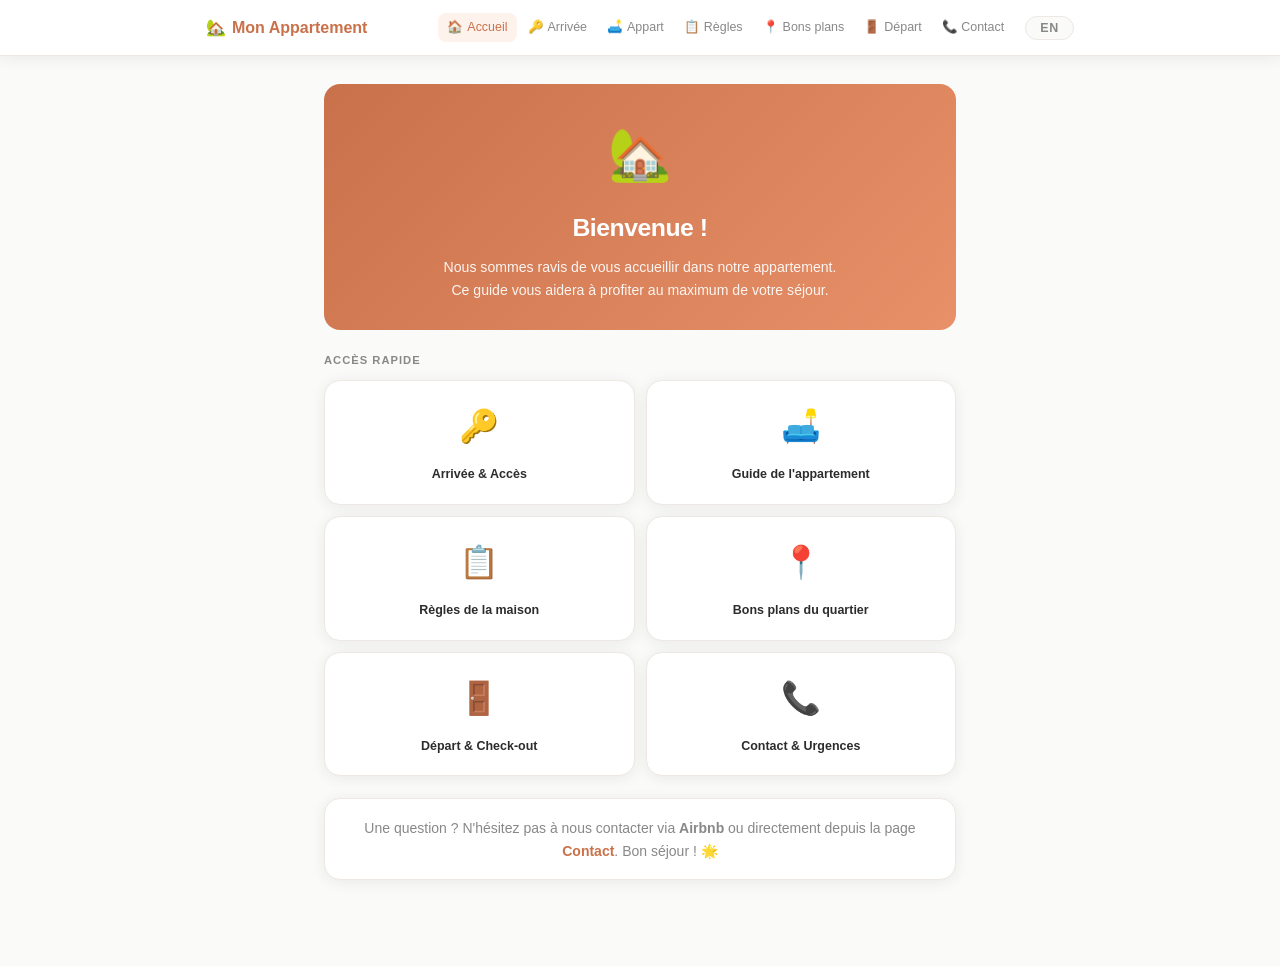
<file: index.html>
<!DOCTYPE html>
<html lang="fr">
<head>
  <meta charset="UTF-8">
  <meta name="viewport" content="width=device-width, initial-scale=1.0">
  <title data-en="Welcome — Your Apartment Guide">Bienvenue — Guide de l'appartement</title>
  <link rel="stylesheet" href="css/style.css">
</head>
<body>

  <!-- ═══ TOP HEADER ═══════════════════════════════════════ -->
  <header class="top-header">
    <div class="header-inner">
      <a href="index.html" class="site-name">
        🏡 <span data-en="My Apartment">Mon Appartement</span>
      </a>
      <div class="header-right">
        <nav class="desktop-nav">
          <a href="index.html"            >🏠 <span data-en="Home">Accueil</span></a>
          <a href="arrivee.html"          >🔑 <span data-en="Arrival">Arrivée</span></a>
          <a href="appartement.html"      >🛋️ <span data-en="Apartment">Appart</span></a>
          <a href="regles.html"           >📋 <span data-en="Rules">Règles</span></a>
          <a href="recommandations.html"  >📍 <span data-en="Tips">Bons plans</span></a>
          <a href="depart.html"           >🚪 <span data-en="Check-out">Départ</span></a>
          <a href="contact.html"          >📞 Contact</a>
        </nav>
        <button id="lang-btn" onclick="toggleLang()">EN</button>
      </div>
    </div>
  </header>

  <!-- ═══ MAIN CONTENT ══════════════════════════════════════ -->
  <main>

    <!-- Welcome hero -->
    <div class="welcome-hero">
      <span class="wh-icon">🏡</span>
      <div class="lang-fr">
        <h1>Bienvenue !</h1>
        <p>Nous sommes ravis de vous accueillir dans notre appartement.<br>
        Ce guide vous aidera à profiter au maximum de votre séjour.</p>
      </div>
      <div class="lang-en">
        <h1>Welcome!</h1>
        <p>We're delighted to have you in our apartment.<br>
        This guide will help you make the most of your stay.</p>
      </div>
    </div>

    <!-- Section grid -->
    <p class="section-label" data-en="Quick access">Accès rapide</p>

    <div class="section-grid">

      <a href="arrivee.html" class="section-card">
        <span class="sc-icon">🔑</span>
        <span class="sc-label" data-en="Arrival &amp; Access">Arrivée &amp; Accès</span>
      </a>

      <a href="appartement.html" class="section-card">
        <span class="sc-icon">🛋️</span>
        <span class="sc-label" data-en="Apartment Guide">Guide de l'appartement</span>
      </a>

      <a href="regles.html" class="section-card">
        <span class="sc-icon">📋</span>
        <span class="sc-label" data-en="House Rules">Règles de la maison</span>
      </a>

      <a href="recommandations.html" class="section-card">
        <span class="sc-icon">📍</span>
        <span class="sc-label" data-en="Local Recommendations">Bons plans du quartier</span>
      </a>

      <a href="depart.html" class="section-card">
        <span class="sc-icon">🚪</span>
        <span class="sc-label" data-en="Check-out">Départ &amp; Check-out</span>
      </a>

      <a href="contact.html" class="section-card">
        <span class="sc-icon">📞</span>
        <span class="sc-label" data-en="Contact &amp; Emergencies">Contact &amp; Urgences</span>
      </a>

    </div>

    <!-- Small note -->
    <div class="card" style="margin-top:22px; text-align:center;">
      <div class="lang-fr">
        <p>Une question ? N'hésitez pas à nous contacter via <strong>Airbnb</strong> ou directement depuis la page <a href="contact.html" style="color:var(--primary); font-weight:600;">Contact</a>. Bon séjour ! 🌟</p>
      </div>
      <div class="lang-en">
        <p>Any questions? Feel free to reach us via <strong>Airbnb</strong> or directly from the <a href="contact.html" style="color:var(--primary); font-weight:600;">Contact</a> page. Enjoy your stay! 🌟</p>
      </div>
    </div>

  </main>

  <!-- ═══ BOTTOM NAV ════════════════════════════════════════ -->
  <nav class="nav-bottom">
    <a href="index.html"           class="nav-item"><span class="nav-icon">🏠</span><span class="nav-label" data-en="Home">Accueil</span></a>
    <a href="arrivee.html"         class="nav-item"><span class="nav-icon">🔑</span><span class="nav-label" data-en="Arrival">Arrivée</span></a>
    <a href="appartement.html"     class="nav-item"><span class="nav-icon">🛋️</span><span class="nav-label" data-en="Apt">Appart</span></a>
    <a href="regles.html"          class="nav-item"><span class="nav-icon">📋</span><span class="nav-label" data-en="Rules">Règles</span></a>
    <a href="recommandations.html" class="nav-item"><span class="nav-icon">📍</span><span class="nav-label" data-en="Tips">Bons plans</span></a>
    <a href="depart.html"          class="nav-item"><span class="nav-icon">🚪</span><span class="nav-label" data-en="Out">Départ</span></a>
    <a href="contact.html"         class="nav-item"><span class="nav-icon">📞</span><span class="nav-label">Contact</span></a>
  </nav>

  <script src="js/main.js"></script>
</body>
</html>
</file>
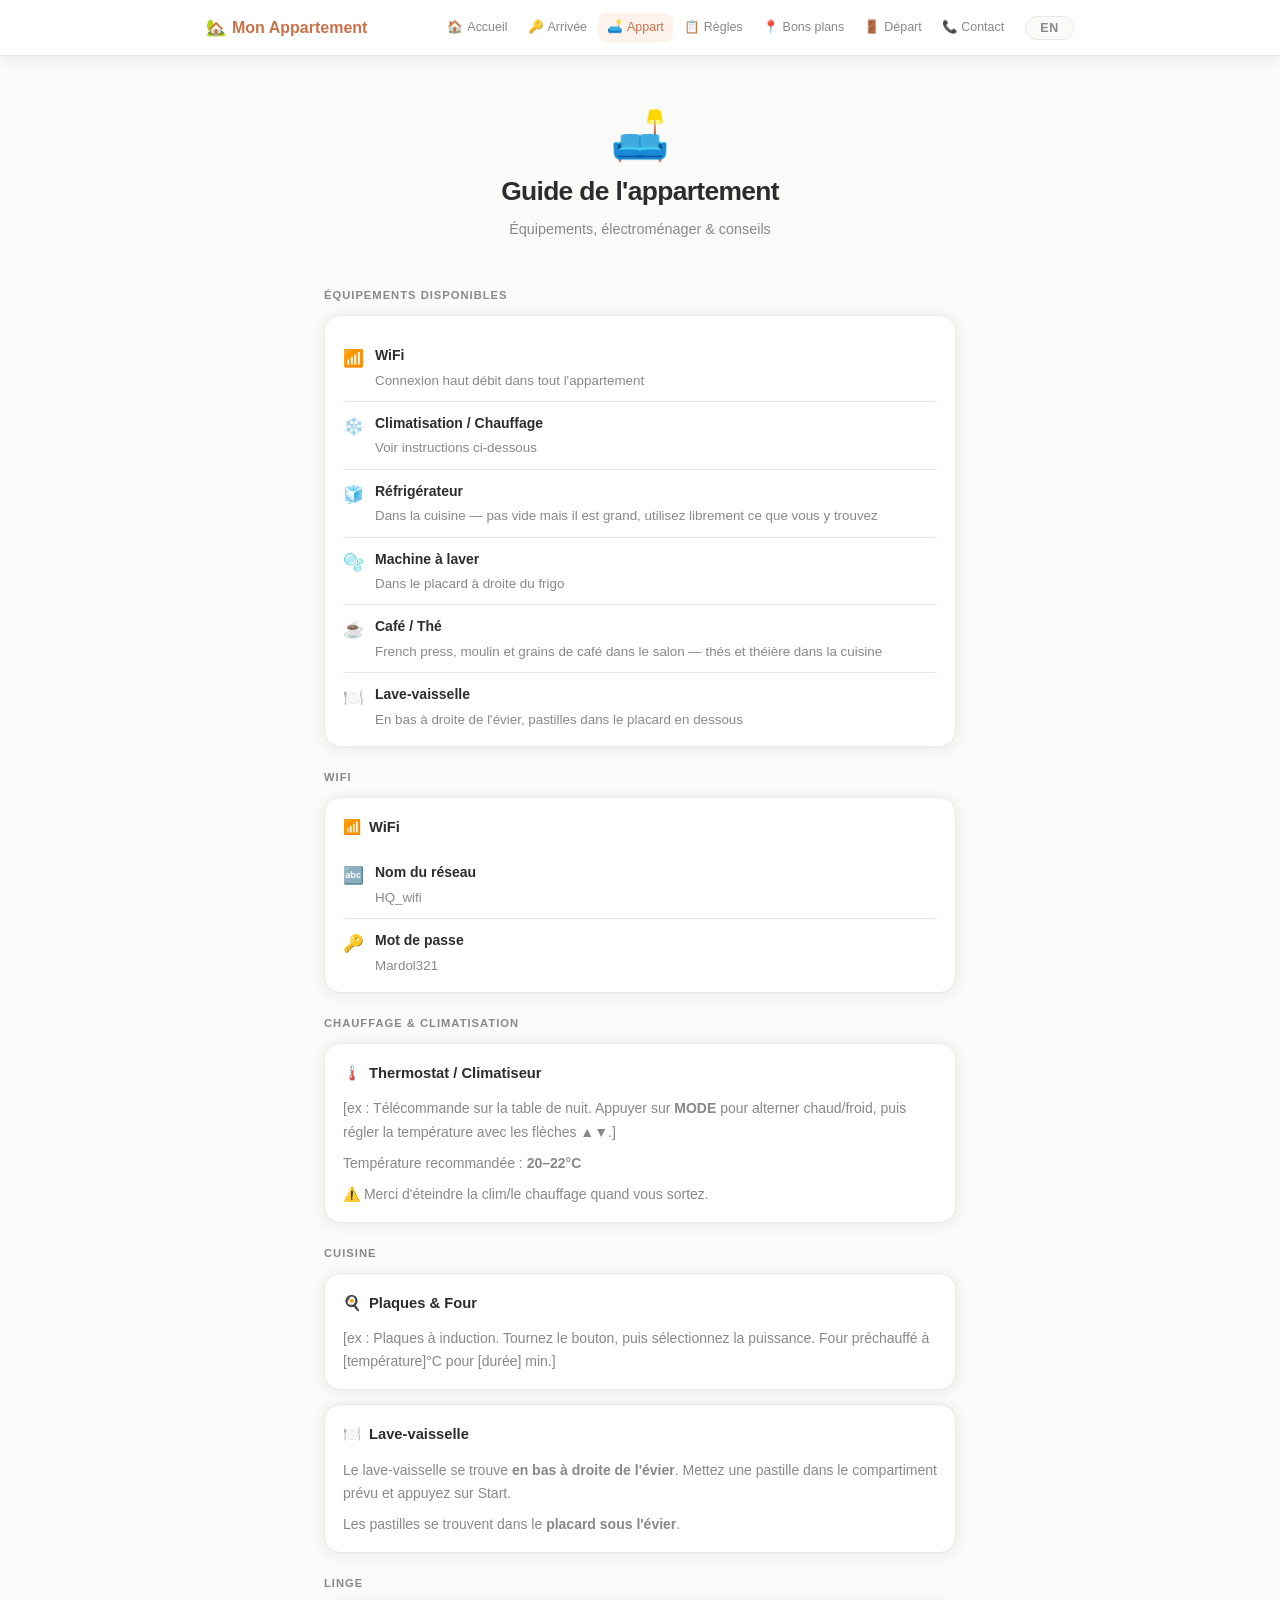
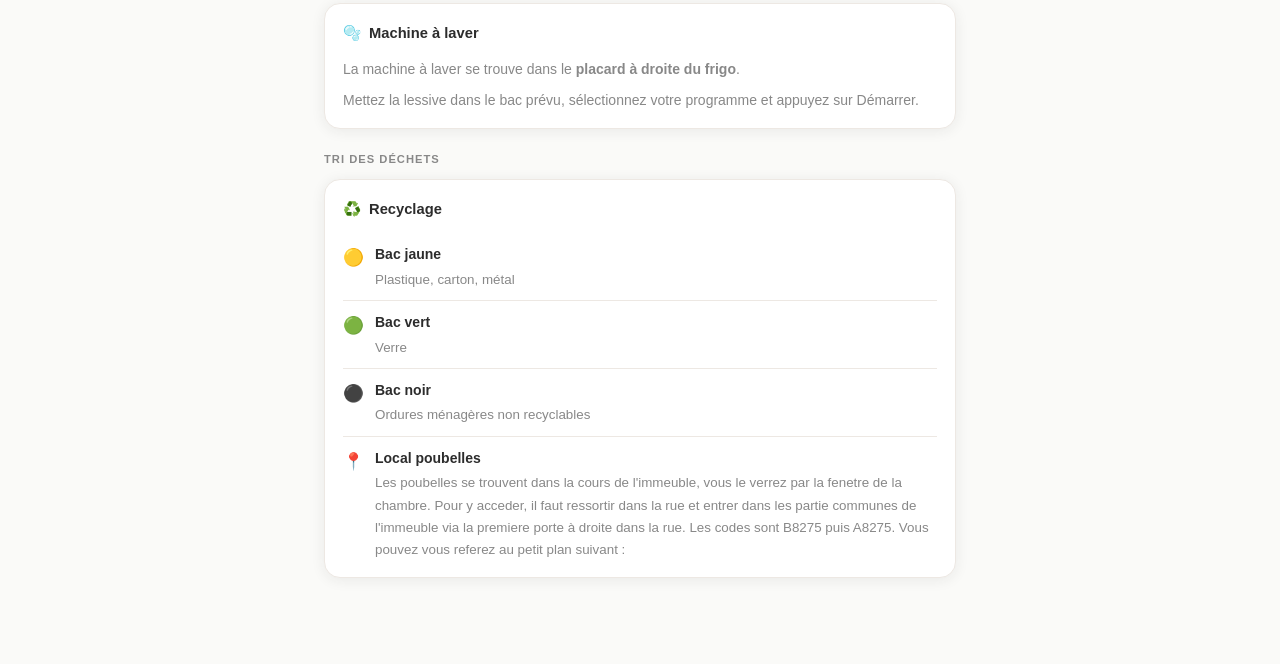
<file: appartement.html>
<!DOCTYPE html>
<html lang="fr">
<head>
  <meta charset="UTF-8">
  <meta name="viewport" content="width=device-width, initial-scale=1.0">
  <title data-en="Apartment Guide">Guide de l'appartement</title>
  <link rel="stylesheet" href="css/style.css">
</head>
<body>

  <!-- ═══ TOP HEADER ═══════════════════════════════════════ -->
  <header class="top-header">
    <div class="header-inner">
      <a href="index.html" class="site-name">
        🏡 <span data-en="My Apartment">Mon Appartement</span>
      </a>
      <div class="header-right">
        <nav class="desktop-nav">
          <a href="index.html"            >🏠 <span data-en="Home">Accueil</span></a>
          <a href="arrivee.html"          >🔑 <span data-en="Arrival">Arrivée</span></a>
          <a href="appartement.html"      >🛋️ <span data-en="Apartment">Appart</span></a>
          <a href="regles.html"           >📋 <span data-en="Rules">Règles</span></a>
          <a href="recommandations.html"  >📍 <span data-en="Tips">Bons plans</span></a>
          <a href="depart.html"           >🚪 <span data-en="Check-out">Départ</span></a>
          <a href="contact.html"          >📞 Contact</a>
        </nav>
        <button id="lang-btn" onclick="toggleLang()">EN</button>
      </div>
    </div>
  </header>

  <!-- ═══ MAIN CONTENT ══════════════════════════════════════ -->
  <main>

    <div class="hero">
      <span class="hero-icon">🛋️</span>
      <h1 data-en="Apartment Guide">Guide de l'appartement</h1>
      <p class="subtitle" data-en="Equipment, appliances & tips">Équipements, électroménager &amp; conseils</p>
    </div>

    <!-- Amenities -->
    <p class="section-label" data-en="Available amenities">Équipements disponibles</p>
    <div class="card">
      <ul class="info-list">
        <li><span class="li-icon">📶</span><div class="li-content"><strong>WiFi</strong><span data-en="High-speed internet throughout the apartment">Connexion haut débit dans tout l'appartement</span></div></li>
        <li><span class="li-icon">❄️</span><div class="li-content"><strong data-en="Air conditioning / Heating">Climatisation / Chauffage</strong><span data-en="See below for instructions">Voir instructions ci-dessous</span></div></li>
        <li><span class="li-icon">🧊</span><div class="li-content"><strong data-en="Fridge">Réfrigérateur</strong><span data-en="In the kitchen — not empty but it's huge, feel free to use whatever you find there">Dans la cuisine — pas vide mais il est grand, utilisez librement ce que vous y trouvez</span></div></li>
        <li><span class="li-icon">🫧</span><div class="li-content"><strong data-en="Washing machine">Machine à laver</strong><span data-en="In the cabinet to the right of the fridge">Dans le placard à droite du frigo</span></div></li>
        <li><span class="li-icon">☕</span><div class="li-content"><strong data-en="Coffee / Tea">Café / Thé</strong><span data-en="French press, grinder and coffee beans in the living room — teas and teapot in the kitchen">French press, moulin et grains de café dans le salon — thés et théière dans la cuisine</span></div></li>
        <li><span class="li-icon">🍽️</span><div class="li-content"><strong data-en="Dishwasher">Lave-vaisselle</strong><span data-en="Bottom right of the sink, tablets in the cabinet below">En bas à droite de l'évier, pastilles dans le placard en dessous</span></div></li>
      </ul>
    </div>

    <!-- WiFi -->
    <p class="section-label">WiFi</p>
    <div class="card">
      <div class="card-title"><span>📶</span> WiFi</div>
      <ul class="info-list">
        <li><span class="li-icon">🔤</span><div class="li-content"><strong data-en="Network name">Nom du réseau</strong><span>HQ_wifi</span></div></li>
        <li><span class="li-icon">🔑</span><div class="li-content"><strong data-en="Password">Mot de passe</strong><span>Mardol321</span></div></li>
      </ul>
    </div>

    <!-- Heating / AC -->
    <p class="section-label" data-en="Heating &amp; Air conditioning">Chauffage &amp; Climatisation</p>
    <div class="card">
      <div class="card-title"><span>🌡️</span> <span data-en="Thermostat / AC unit">Thermostat / Climatiseur</span></div>
      <div class="lang-fr">
        <p>[ex : Télécommande sur la table de nuit. Appuyer sur <strong>MODE</strong> pour alterner chaud/froid, puis régler la température avec les flèches ▲▼.]</p>
        <p>Température recommandée : <strong>20–22°C</strong></p>
        <p>⚠️ Merci d'éteindre la clim/le chauffage quand vous sortez.</p>
      </div>
      <div class="lang-en">
        <p>[e.g. Remote control on the bedside table. Press <strong>MODE</strong> to switch between heat/cool, then adjust temperature with ▲▼ arrows.]</p>
        <p>Recommended temperature: <strong>68–72°F / 20–22°C</strong></p>
        <p>⚠️ Please turn off the AC/heating when you leave.</p>
      </div>
    </div>

    <!-- Kitchen -->
    <p class="section-label" data-en="Kitchen">Cuisine</p>
    <div class="card">
      <div class="card-title"><span>🍳</span> <span data-en="Stove / Oven">Plaques &amp; Four</span></div>
      <div class="lang-fr"><p>[ex : Plaques à induction. Tournez le bouton, puis sélectionnez la puissance. Four préchauffé à [température]°C pour [durée] min.]</p></div>
      <div class="lang-en"><p>[e.g. Induction hob. Turn the knob, then select power level. Preheat oven to [temp]°C for [time] min.]</p></div>
    </div>
    <div class="card">
      <div class="card-title"><span>🍽️</span> <span data-en="Dishwasher">Lave-vaisselle</span></div>
      <div class="lang-fr">
        <p>Le lave-vaisselle se trouve <strong>en bas à droite de l'évier</strong>. Mettez une pastille dans le compartiment prévu et appuyez sur Start.</p>
        <p>Les pastilles se trouvent dans le <strong>placard sous l'évier</strong>.</p>
      </div>
      <div class="lang-en">
        <p>The dishwasher is <strong>bottom right of the sink</strong>. Place a tablet in the compartment and press Start.</p>
        <p>Tablets are in the <strong>cabinet below the sink</strong>.</p>
      </div>
    </div>

    <!-- Washing machine -->
    <p class="section-label" data-en="Laundry">Linge</p>
    <div class="card">
      <div class="card-title"><span>🫧</span> <span data-en="Washing machine">Machine à laver</span></div>
      <div class="lang-fr">
        <p>La machine à laver se trouve dans le <strong>placard à droite du frigo</strong>.</p>
        <p>Mettez la lessive dans le bac prévu, sélectionnez votre programme et appuyez sur Démarrer.</p>
      </div>
      <div class="lang-en">
        <p>The washing machine is in the <strong>cabinet to the right of the fridge</strong>.</p>
        <p>Add detergent in the compartment, select your program and press Start.</p>
      </div>
    </div>



    <!-- Trash -->
    <p class="section-label" data-en="Waste sorting">Tri des déchets</p>
    <div class="card">
      <div class="card-title"><span>♻️</span> <span data-en="Recycling">Recyclage</span></div>
      <ul class="info-list">
        <li><span class="li-icon">🟡</span><div class="li-content"><div class="lang-fr"><strong>Bac jaune</strong><span>Plastique, carton, métal</span></div><div class="lang-en"><strong>Yellow bin</strong><span>Plastic, cardboard, metal</span></div></div></li>
        <li><span class="li-icon">🟢</span><div class="li-content"><div class="lang-fr"><strong>Bac vert</strong><span>Verre</span></div><div class="lang-en"><strong>Green bin</strong><span>Glass</span></div></div></li>
        <li><span class="li-icon">⚫</span><div class="li-content"><div class="lang-fr"><strong>Bac noir</strong><span>Ordures ménagères non recyclables</span></div><div class="lang-en"><strong>Black bin</strong><span>Non-recyclable household waste</span></div></div></li>
        <li><span class="li-icon">📍</span><div class="li-content"><div class="lang-fr"><strong>Local poubelles</strong><span>Les poubelles se trouvent dans la cours de l'immeuble, vous le verrez par la fenetre de la chambre. Pour y acceder, il faut ressortir dans la rue et entrer dans les partie communes de l'immeuble via la premiere porte à droite dans la rue. Les codes sont B8275 puis A8275. Vous pouvez vous referez au petit plan suivant : </span></div><div class="lang-en"><strong>Bin room</strong><span>The bins are in the building's courtyard, visible from the bedroom window. To get there, go back out to the street and enter the building's common areas through the first door on the right. The codes are B8275 then A8275.</span></div></div></li>
      </ul>
    </div>

  </main>

  <!-- ═══ BOTTOM NAV ════════════════════════════════════════ -->
  <nav class="nav-bottom">
    <a href="index.html"           class="nav-item"><span class="nav-icon">🏠</span><span class="nav-label" data-en="Home">Accueil</span></a>
    <a href="arrivee.html"         class="nav-item"><span class="nav-icon">🔑</span><span class="nav-label" data-en="Arrival">Arrivée</span></a>
    <a href="appartement.html"     class="nav-item"><span class="nav-icon">🛋️</span><span class="nav-label" data-en="Apt">Appart</span></a>
    <a href="regles.html"          class="nav-item"><span class="nav-icon">📋</span><span class="nav-label" data-en="Rules">Règles</span></a>
    <a href="recommandations.html" class="nav-item"><span class="nav-icon">📍</span><span class="nav-label" data-en="Tips">Bons plans</span></a>
    <a href="depart.html"          class="nav-item"><span class="nav-icon">🚪</span><span class="nav-label" data-en="Out">Départ</span></a>
    <a href="contact.html"         class="nav-item"><span class="nav-icon">📞</span><span class="nav-label">Contact</span></a>
  </nav>

  <script src="js/main.js"></script>
</body>
</html>
</file>
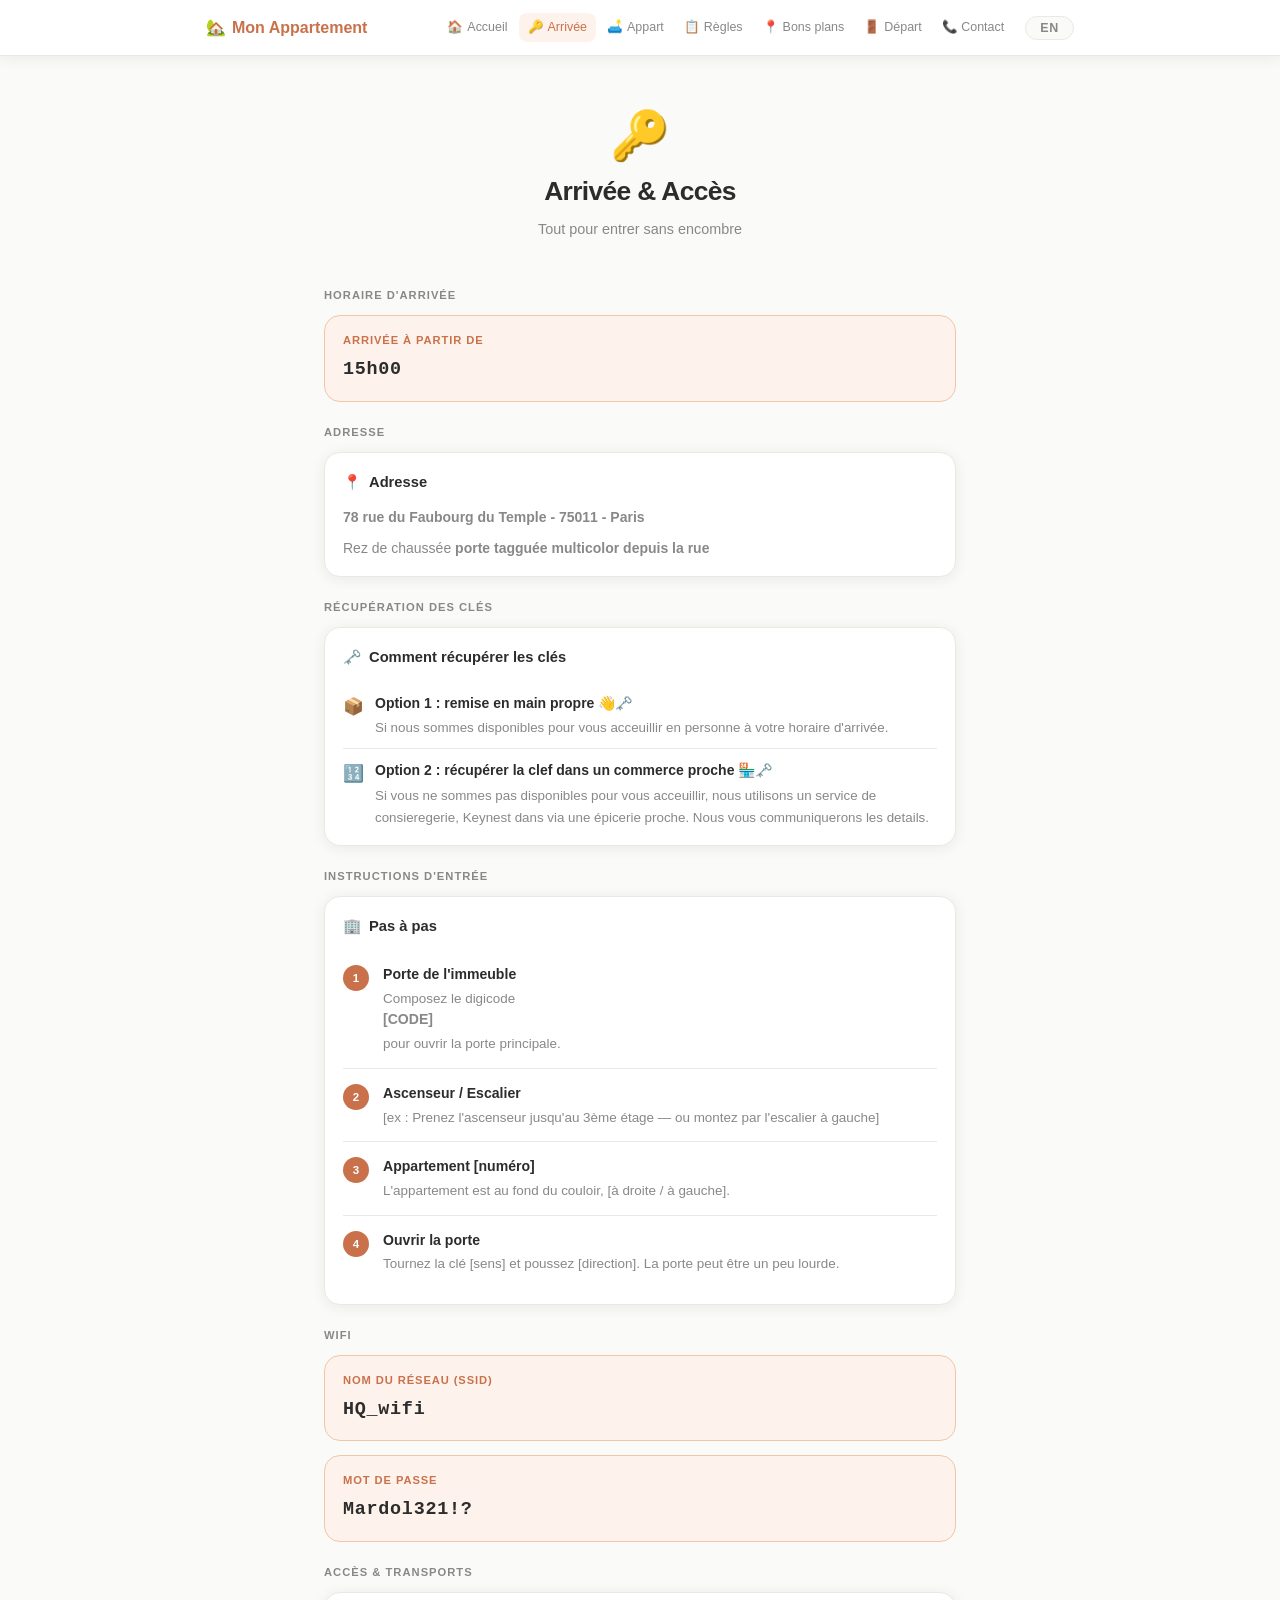
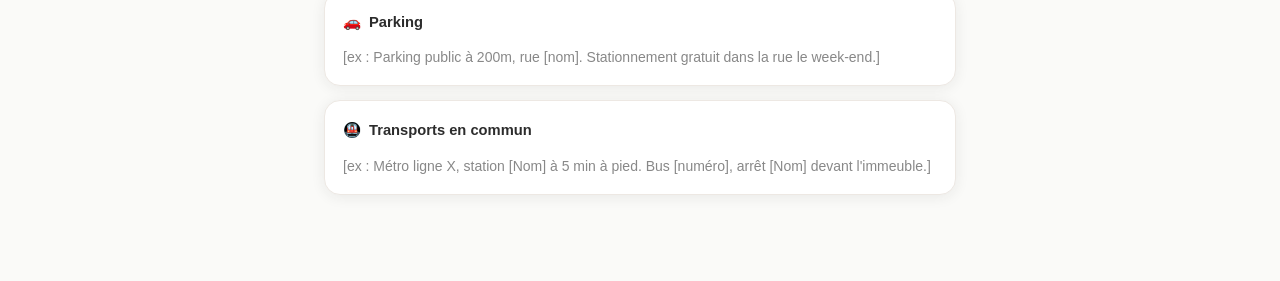
<file: arrivee.html>
<!DOCTYPE html>
<html lang="fr">
<head>
  <meta charset="UTF-8">
  <meta name="viewport" content="width=device-width, initial-scale=1.0">
  <title data-en="Arrival &amp; Access — Apartment Guide">Arrivée &amp; Accès — Guide appartement</title>
  <link rel="stylesheet" href="css/style.css">
</head>
<body>

  <!-- ═══ TOP HEADER ═══════════════════════════════════════ -->
  <header class="top-header">
    <div class="header-inner">
      <a href="index.html" class="site-name">
        🏡 <span data-en="My Apartment">Mon Appartement</span>
      </a>
      <div class="header-right">
        <nav class="desktop-nav">
          <a href="index.html"            >🏠 <span data-en="Home">Accueil</span></a>
          <a href="arrivee.html"          >🔑 <span data-en="Arrival">Arrivée</span></a>
          <a href="appartement.html"      >🛋️ <span data-en="Apartment">Appart</span></a>
          <a href="regles.html"           >📋 <span data-en="Rules">Règles</span></a>
          <a href="recommandations.html"  >📍 <span data-en="Tips">Bons plans</span></a>
          <a href="depart.html"           >🚪 <span data-en="Check-out">Départ</span></a>
          <a href="contact.html"          >📞 Contact</a>
        </nav>
        <button id="lang-btn" onclick="toggleLang()">EN</button>
      </div>
    </div>
  </header>

  <!-- ═══ MAIN CONTENT ══════════════════════════════════════ -->
  <main>

    <div class="hero">
      <span class="hero-icon">🔑</span>
      <h1 data-en="Arrival &amp; Access">Arrivée &amp; Accès</h1>
      <p class="subtitle" data-en="Everything you need to get in">Tout pour entrer sans encombre</p>
    </div>

    <!-- Check-in time -->
    <p class="section-label" data-en="Check-in">Horaire d'arrivée</p>
    <div class="highlight">
      <div class="hl-label" data-en="Check-in from">Arrivée à partir de</div>
      <div class="hl-value">15h00 </div>
    </div>

    <!-- Address -->
    <p class="section-label" data-en="Address">Adresse</p>
    <div class="card">
      <div class="card-title"><span>📍</span> <span data-en="Address">Adresse</span></div>
      <div class="lang-fr">
        <p><strong>78 rue du Faubourg du Temple - 75011 - Paris</strong></p>
        <p> Rez de chaussée <strong> porte tagguée multicolor depuis la rue </strong></p>
      </div>
      <div class="lang-en">
        <p><strong>[78 rue du Faubourg du Temple - 75011 - Paris</strong></p>
        <p> Ground Floor <strong> colorfull painted door form the street</strong></p>
      </div>
    </div>

    <!-- Keys -->
    <p class="section-label" data-en="Keys">Récupération des clés</p>
    <div class="card">
      <div class="card-title"><span>🗝️</span> <span data-en="How to get the keys">Comment récupérer les clés</span></div>
      <ul class="info-list">
        <li>
          <span class="li-icon">📦</span>
          <div class="li-content">
            <div class="lang-fr">
              <strong>Option 1 : remise en main propre 👋​🗝️​ </strong>
              <span> Si nous sommes disponibles pour vous acceuillir en personne à votre horaire d'arrivée.</span>
            </div>
            <div class="lang-en">
              <strong>Option 1: In-person handover 👋​🗝️ </strong>
              <span> If we are available to welcome you in person at your arrival time.</span>
            </div>
          </div>
        </li>
        <li>
          <span class="li-icon">🔢</span>
          <div class="li-content">
            <div class="lang-fr">
              <strong>Option 2 : récupérer la clef dans un commerce proche 🏪🗝️ </strong>
              <span> Si vous ne sommes pas disponibles pour vous acceuillir, nous utilisons un service de consieregerie, <a href="https://keynest.com/fr/accueil">Keynest</a> dans via une épicerie proche. Nous vous communiquerons les details.</span>
            </div>
            <div class="lang-en">
              <strong>Lockbox code</strong>
              <span>[CODE TO FILL IN]</span>
            </div>
          </div>
        </li>
        
      </ul>
    </div>

    <!-- Entry instructions -->
    <p class="section-label" data-en="Entry instructions">Instructions d'entrée</p>
    <div class="card">
      <div class="card-title"><span>🏢</span> <span data-en="Step by step">Pas à pas</span></div>
      <ol class="step-list">
        <li class="step-item">
          <div class="step-num">1</div>
          <div class="step-content">
            <div class="lang-fr"><strong>Porte de l'immeuble</strong><p>Composez le digicode <strong>[CODE]</strong> pour ouvrir la porte principale.</p></div>
            <div class="lang-en"><strong>Building entrance</strong><p>Enter door code <strong>[CODE]</strong> to open the main door.</p></div>
          </div>
        </li>
        <li class="step-item">
          <div class="step-num">2</div>
          <div class="step-content">
            <div class="lang-fr"><strong>Ascenseur / Escalier</strong><p>[ex : Prenez l'ascenseur jusqu'au 3ème étage — ou montez par l'escalier à gauche]</p></div>
            <div class="lang-en"><strong>Elevator / Stairs</strong><p>[e.g. Take the elevator to the 3rd floor — or go up the stairs on the left]</p></div>
          </div>
        </li>
        <li class="step-item">
          <div class="step-num">3</div>
          <div class="step-content">
            <div class="lang-fr"><strong>Appartement [numéro]</strong><p>L'appartement est au fond du couloir, [à droite / à gauche].</p></div>
            <div class="lang-en"><strong>Apartment [number]</strong><p>The apartment is at the end of the hallway, [on the right / left].</p></div>
          </div>
        </li>
        <li class="step-item">
          <div class="step-num">4</div>
          <div class="step-content">
            <div class="lang-fr"><strong>Ouvrir la porte</strong><p>Tournez la clé [sens] et poussez [direction]. La porte peut être un peu lourde.</p></div>
            <div class="lang-en"><strong>Open the door</strong><p>Turn the key [direction] and push [direction]. The door may be a bit stiff.</p></div>
          </div>
        </li>
      </ol>
    </div>

    <!-- WiFi -->
    <p class="section-label">WiFi</p>
    <div class="highlight">
      <div class="hl-label" data-en="Network name (SSID)">Nom du réseau (SSID)</div>
      <div class="hl-value">HQ_wifi</div>
    </div>
    <div class="highlight">
      <div class="hl-label" data-en="Password">Mot de passe</div>
      <div class="hl-value">Mardol321!?</div>
    </div>

    <!-- Parking & Transport -->
    <p class="section-label" data-en="Getting here">Accès &amp; Transports</p>
    <div class="card">
      <div class="card-title"><span>🚗</span> <span data-en="Parking">Parking</span></div>
      <div class="lang-fr"><p>[ex : Parking public à 200m, rue [nom]. Stationnement gratuit dans la rue le week-end.]</p></div>
      <div class="lang-en"><p>[e.g. Public parking 200m away, [street name]. Free street parking on weekends.]</p></div>
    </div>
    <div class="card">
      <div class="card-title"><span>🚇</span> <span data-en="Public transit">Transports en commun</span></div>
      <div class="lang-fr"><p>[ex : Métro ligne X, station [Nom] à 5 min à pied. Bus [numéro], arrêt [Nom] devant l'immeuble.]</p></div>
      <div class="lang-en"><p>[e.g. Metro line X, station [Name] 5 min walk. Bus [number], stop [Name] in front of the building.]</p></div>
    </div>

  </main>

  <!-- ═══ BOTTOM NAV ════════════════════════════════════════ -->
  <nav class="nav-bottom">
    <a href="index.html"           class="nav-item"><span class="nav-icon">🏠</span><span class="nav-label" data-en="Home">Accueil</span></a>
    <a href="arrivee.html"         class="nav-item"><span class="nav-icon">🔑</span><span class="nav-label" data-en="Arrival">Arrivée</span></a>
    <a href="appartement.html"     class="nav-item"><span class="nav-icon">🛋️</span><span class="nav-label" data-en="Apt">Appart</span></a>
    <a href="regles.html"          class="nav-item"><span class="nav-icon">📋</span><span class="nav-label" data-en="Rules">Règles</span></a>
    <a href="recommandations.html" class="nav-item"><span class="nav-icon">📍</span><span class="nav-label" data-en="Tips">Bons plans</span></a>
    <a href="depart.html"          class="nav-item"><span class="nav-icon">🚪</span><span class="nav-label" data-en="Out">Départ</span></a>
    <a href="contact.html"         class="nav-item"><span class="nav-icon">📞</span><span class="nav-label">Contact</span></a>
  </nav>

  <script src="js/main.js"></script>
</body>
</html>
</file>
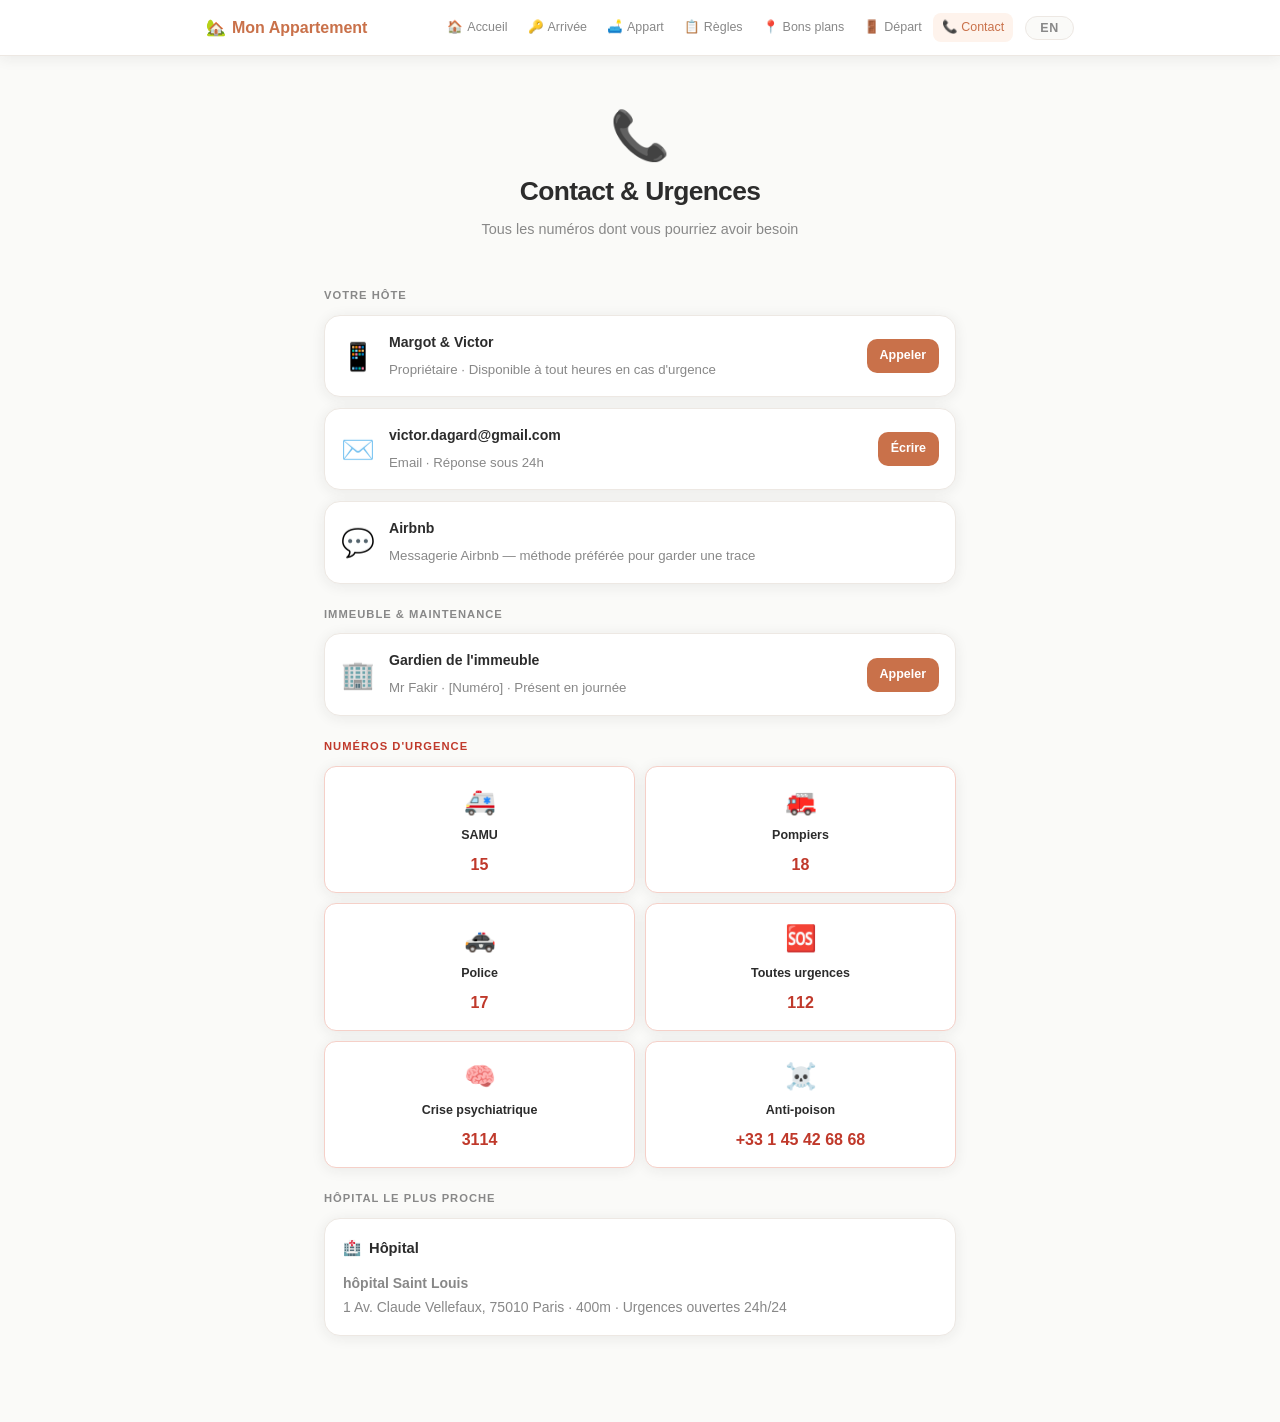
<file: contact.html>
<!DOCTYPE html>
<html lang="fr">
<head>
  <meta charset="UTF-8">
  <meta name="viewport" content="width=device-width, initial-scale=1.0">
  <title data-en="Contact &amp; Emergencies — Apartment Guide">Contact &amp; Urgences — Guide appartement</title>
  <link rel="stylesheet" href="css/style.css">
</head>
<body>

  <!-- ═══ TOP HEADER ═══════════════════════════════════════ -->
  <header class="top-header">
    <div class="header-inner">
      <a href="index.html" class="site-name">
        🏡 <span data-en="My Apartment">Mon Appartement</span>
      </a>
      <div class="header-right">
        <nav class="desktop-nav">
          <a href="index.html"            >🏠 <span data-en="Home">Accueil</span></a>
          <a href="arrivee.html"          >🔑 <span data-en="Arrival">Arrivée</span></a>
          <a href="appartement.html"      >🛋️ <span data-en="Apartment">Appart</span></a>
          <a href="regles.html"           >📋 <span data-en="Rules">Règles</span></a>
          <a href="recommandations.html"  >📍 <span data-en="Tips">Bons plans</span></a>
          <a href="depart.html"           >🚪 <span data-en="Check-out">Départ</span></a>
          <a href="contact.html"          >📞 Contact</a>
        </nav>
        <button id="lang-btn" onclick="toggleLang()">EN</button>
      </div>
    </div>
  </header>

  <!-- ═══ MAIN CONTENT ══════════════════════════════════════ -->
  <main>

    <div class="hero">
      <span class="hero-icon">📞</span>
      <h1 data-en="Contact &amp; Emergencies">Contact &amp; Urgences</h1>
      <p class="subtitle" data-en="All numbers you might need">Tous les numéros dont vous pourriez avoir besoin</p>
    </div>

    <!-- Host contact -->
    <p class="section-label" data-en="Your host">Votre hôte</p>

    <a href="tel:+33642360924" class="contact-card">
      <span class="cc-icon">📱</span>
      <div class="cc-info">
        <strong>Margot & Victor</strong>
        <div class="lang-fr"><span>Propriétaire · Disponible à tout heures en cas d'urgence</span></div>
        <div class="lang-en"><span>Host · Available any time if needed</span></div>
      </div>
      <span class="cc-action" data-en="Call">Appeler</span>
    </a>

    <a href="mailto:victor.dagard@gmail.com" class="contact-card">
      <span class="cc-icon">✉️</span>
      <div class="cc-info">
        <strong>victor.dagard@gmail.com</strong>
        <div class="lang-fr"><span>Email · Réponse sous 24h</span></div>
        <div class="lang-en"><span>Email · Reply within 24h</span></div>
      </div>
      <span class="cc-action" data-en="Write">Écrire</span>
    </a>

    <div class="contact-card" style="cursor: default;">
      <span class="cc-icon">💬</span>
      <div class="cc-info">
        <strong>Airbnb</strong>
        <div class="lang-fr"><span>Messagerie Airbnb — méthode préférée pour garder une trace</span></div>
        <div class="lang-en"><span>Airbnb messaging — preferred method to keep a record</span></div>
      </div>
    </div>

    <!-- Maintenance / Concierge -->
    <p class="section-label" data-en="Building &amp; Maintenance">Immeuble &amp; Maintenance</p>

    <a href="tel:+33600000000" class="contact-card">
      <span class="cc-icon">🏢</span>
      <div class="cc-info">
        <strong data-en="Building caretaker">Gardien de l'immeuble</strong>
        <div class="lang-fr"><span>Mr Fakir · [Numéro] · Présent en journée</span></div>
        <div class="lang-en"><span>Mr Fakir · [Number] · Present during day time</span></div>
      </div>
      <span class="cc-action" data-en="Call">Appeler</span>
    </a>


    <!-- Emergency numbers -->
    <p class="section-label" style="color: #C0392B;" data-en="Emergency numbers">Numéros d'urgence</p>

    <div class="emergency-grid">

      <div class="emergency-item">
        <span class="em-icon">🚑</span>
        <span class="em-name">SAMU</span>
        <a href="tel:15">15</a>
      </div>

      <div class="emergency-item">
        <span class="em-icon">🚒</span>
        <span class="em-name" data-en="Fire dept.">Pompiers</span>
        <a href="tel:18">18</a>
      </div>

      <div class="emergency-item">
        <span class="em-icon">🚓</span>
        <span class="em-name" data-en="Police">Police</span>
        <a href="tel:17">17</a>
      </div>

      <div class="emergency-item">
        <span class="em-icon">🆘</span>
        <span class="em-name" data-en="All emergencies">Toutes urgences</span>
        <a href="tel:112">112</a>
      </div>

      <div class="emergency-item">
        <span class="em-icon">🧠</span>
        <span class="em-name" data-en="Psych. crisis">Crise psychiatrique</span>
        <a href="tel:3114">3114</a>
      </div>

      <div class="emergency-item">
        <span class="em-icon">☠️</span>
        <span class="em-name" data-en="Poison control">Anti-poison</span>
        <a href="tel:+33145426868">+33 1 45 42 68 68</a>
      </div>

    </div>

    <!-- Nearby hospital -->
    <p class="section-label" data-en="Nearest hospital">Hôpital le plus proche</p>
    <div class="card">
      <div class="card-title"><span>🏥</span> <span data-en="Hospital">Hôpital</span></div>
      <div class="lang-fr"><p><strong>hôpital Saint Louis </strong><br>1 Av. Claude Vellefaux, 75010 Paris · 400m · Urgences ouvertes 24h/24</p></div>
      <div class="lang-en"><p><strong>Saint Louis Hospital</strong><br>1 Av. Claude Vellefaux, 75010 Paris · 400m · Emergency room open 24/7</p></div>
    </div>

  </main>

  <!-- ═══ BOTTOM NAV ════════════════════════════════════════ -->
  <nav class="nav-bottom">
    <a href="index.html"           class="nav-item"><span class="nav-icon">🏠</span><span class="nav-label" data-en="Home">Accueil</span></a>
    <a href="arrivee.html"         class="nav-item"><span class="nav-icon">🔑</span><span class="nav-label" data-en="Arrival">Arrivée</span></a>
    <a href="appartement.html"     class="nav-item"><span class="nav-icon">🛋️</span><span class="nav-label" data-en="Apt">Appart</span></a>
    <a href="regles.html"          class="nav-item"><span class="nav-icon">📋</span><span class="nav-label" data-en="Rules">Règles</span></a>
    <a href="recommandations.html" class="nav-item"><span class="nav-icon">📍</span><span class="nav-label" data-en="Tips">Bons plans</span></a>
    <a href="depart.html"          class="nav-item"><span class="nav-icon">🚪</span><span class="nav-label" data-en="Out">Départ</span></a>
    <a href="contact.html"         class="nav-item"><span class="nav-icon">📞</span><span class="nav-label">Contact</span></a>
  </nav>

  <script src="js/main.js"></script>
</body>
</html>
</file>
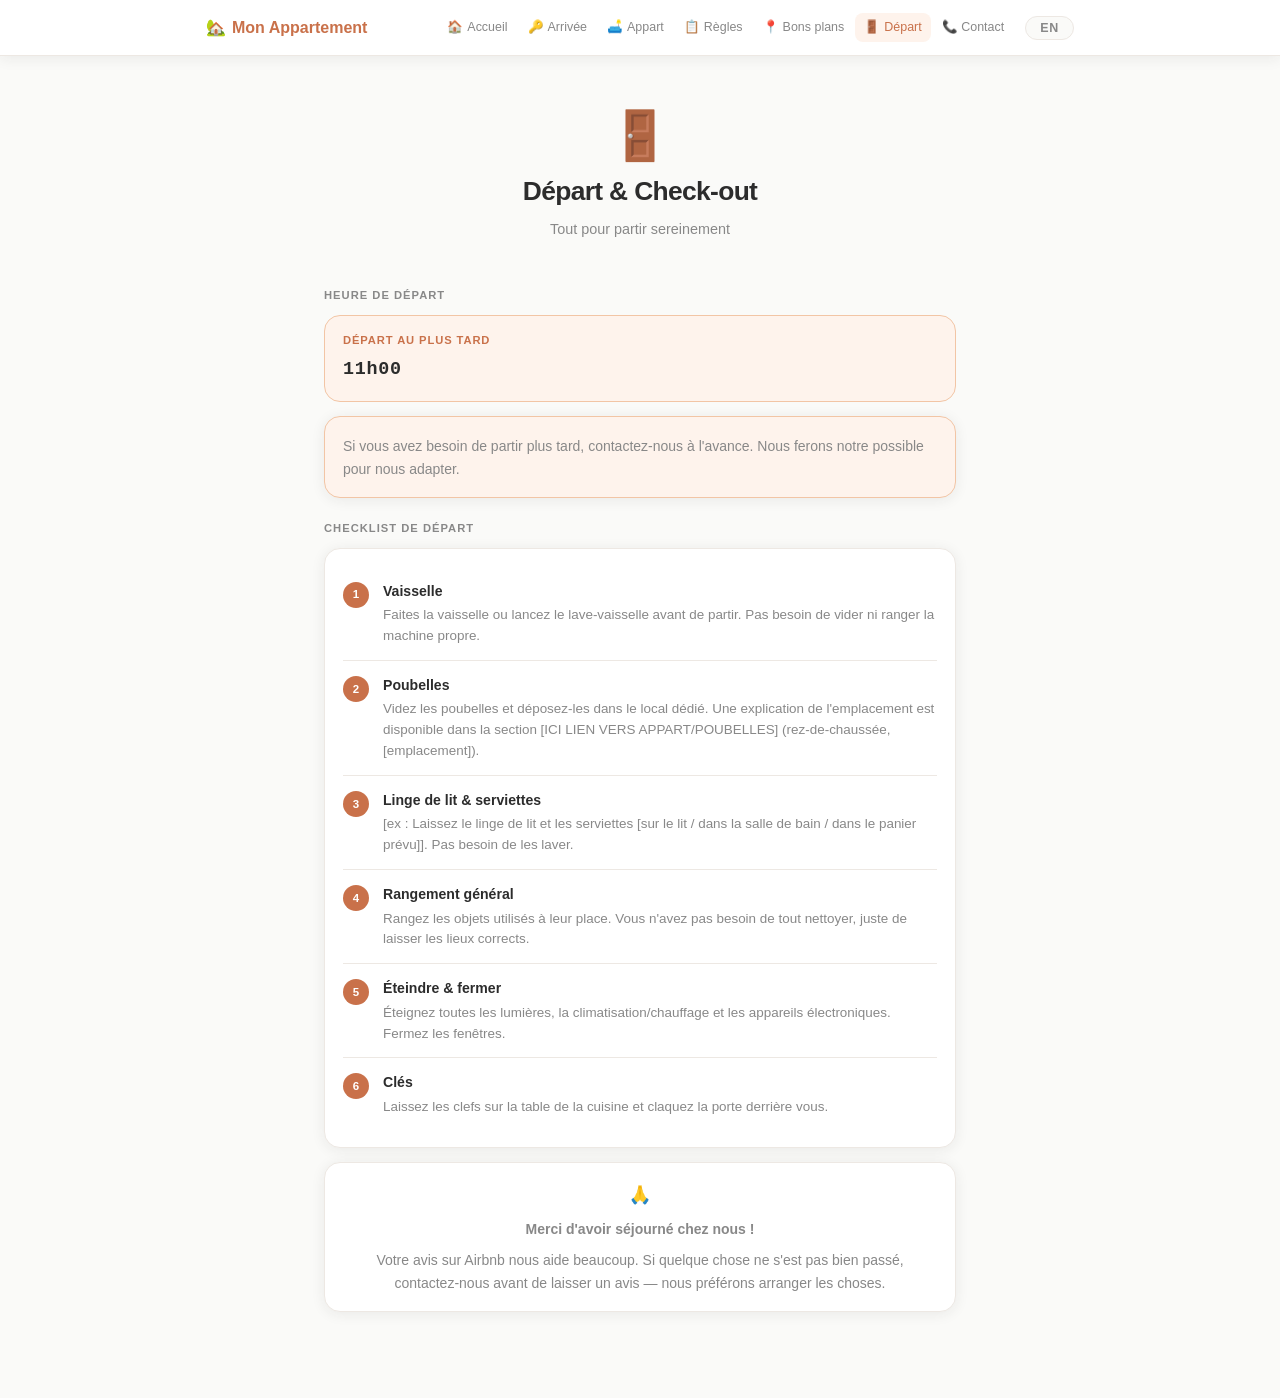
<file: depart.html>
<!DOCTYPE html>
<html lang="fr">
<head>
  <meta charset="UTF-8">
  <meta name="viewport" content="width=device-width, initial-scale=1.0">
  <title data-en="Check-out — Apartment Guide">Départ &amp; Check-out — Guide appartement</title>
  <link rel="stylesheet" href="css/style.css">
</head>
<body>

  <!-- ═══ TOP HEADER ═══════════════════════════════════════ -->
  <header class="top-header">
    <div class="header-inner">
      <a href="index.html" class="site-name">
        🏡 <span data-en="My Apartment">Mon Appartement</span>
      </a>
      <div class="header-right">
        <nav class="desktop-nav">
          <a href="index.html"            >🏠 <span data-en="Home">Accueil</span></a>
          <a href="arrivee.html"          >🔑 <span data-en="Arrival">Arrivée</span></a>
          <a href="appartement.html"      >🛋️ <span data-en="Apartment">Appart</span></a>
          <a href="regles.html"           >📋 <span data-en="Rules">Règles</span></a>
          <a href="recommandations.html"  >📍 <span data-en="Tips">Bons plans</span></a>
          <a href="depart.html"           >🚪 <span data-en="Check-out">Départ</span></a>
          <a href="contact.html"          >📞 Contact</a>
        </nav>
        <button id="lang-btn" onclick="toggleLang()">EN</button>
      </div>
    </div>
  </header>

  <!-- ═══ MAIN CONTENT ══════════════════════════════════════ -->
  <main>

    <div class="hero">
      <span class="hero-icon">🚪</span>
      <h1 data-en="Departure &amp; Check-out">Départ &amp; Check-out</h1>
      <p class="subtitle" data-en="Everything to leave smoothly">Tout pour partir sereinement</p>
    </div>

    <!-- Check-out time -->
    <p class="section-label" data-en="Check-out time">Heure de départ</p>
    <div class="highlight">
      <div class="hl-label" data-en="Latest check-out">Départ au plus tard</div>
      <div class="hl-value">11h00 </div>
    </div>
    <div class="card" style="background: #FEF3EC; border-color: #F2C5A5;">
      <div class="lang-fr"><p>Si vous avez besoin de partir plus tard, contactez-nous à l'avance. Nous ferons notre possible pour nous adapter.</p></div>
      <div class="lang-en"><p>If you need to leave later, contact us in advance. We'll do our best to accommodate you.</p></div>
    </div>

    <!-- Checklist -->
    <p class="section-label" data-en="Departure checklist">Checklist de départ</p>
    <div class="card">
      <ol class="step-list">
        <li class="step-item">
          <div class="step-num">1</div>
          <div class="step-content">
            <div class="lang-fr"><strong>Vaisselle</strong><p>Faites la vaisselle ou lancez le lave-vaisselle avant de partir. Pas besoin de vider ni ranger la machine propre.</p></div>
            <div class="lang-en"><strong>Dishes</strong><p>Wash the dishes or run the dishwasher before leaving. No need to empty and put away once clean.</p></div>
          </div>
        </li>
        <li class="step-item">
          <div class="step-num">2</div>
          <div class="step-content">
            <div class="lang-fr"><strong>Poubelles</strong><p>Videz les poubelles et déposez-les dans le local dédié. Une explication de l'emplacement est disponible dans la section [ICI LIEN VERS APPART/POUBELLES] (rez-de-chaussée, [emplacement]).</p></div>
            <div class="lang-en"><strong>Trash</strong><p>Empty the bins and take them to the bin room. An explanation of where they are can be find HERE TO DO.</p></div>
          </div>
        </li>
        <li class="step-item">
          <div class="step-num">3</div>
          <div class="step-content">
            <div class="lang-fr"><strong>Linge de lit &amp; serviettes</strong><p>[ex : Laissez le linge de lit et les serviettes [sur le lit / dans la salle de bain / dans le panier prévu]]. Pas besoin de les laver.</p></div>
            <div class="lang-en"><strong>Bed linen &amp; towels</strong><p>[e.g. Leave bed linen and towels [on the bed / in the bathroom / in the basket provided]]. No need to wash them.</p></div>
          </div>
        </li>
        <li class="step-item">
          <div class="step-num">4</div>
          <div class="step-content">
            <div class="lang-fr"><strong>Rangement général</strong><p>Rangez les objets utilisés à leur place. Vous n'avez pas besoin de tout nettoyer, juste de laisser les lieux corrects.</p></div>
            <div class="lang-en"><strong>Tidying up</strong><p>Put back items you've used. You don't need to deep clean, just leave the place in decent order.</p></div>
          </div>
        </li>
        <li class="step-item">
          <div class="step-num">5</div>
          <div class="step-content">
            <div class="lang-fr"><strong>Éteindre &amp; fermer</strong><p>Éteignez toutes les lumières, la climatisation/chauffage et les appareils électroniques. Fermez les fenêtres.</p></div>
            <div class="lang-en"><strong>Switch off &amp; close</strong><p>Turn off all lights, AC/heating and electronics. Close all windows.</p></div>
          </div>
        </li>
        <li class="step-item">
          <div class="step-num">6</div>
          <div class="step-content">
            <div class="lang-fr"><strong>Clés</strong><p> Laissez les clefs sur la table de la cuisine et claquez la porte derrière vous.</p></div>
            <div class="lang-en"><strong>Keys</strong><p> Leave the keys on the kitchen's table and slam the door after you left.</p></div>
          </div>
        </li>
      </ol>
    </div>

    <!-- Goodbye -->
    <div class="card" style="text-align: center; margin-top: 8px;">
      <div class="lang-fr">
        <p style="font-size: 1.1rem; margin-bottom: 8px;">🙏</p>
        <p><strong>Merci d'avoir séjourné chez nous !</strong></p>
        <p style="margin-top: 6px;">Votre avis sur Airbnb nous aide beaucoup. Si quelque chose ne s'est pas bien passé, contactez-nous avant de laisser un avis — nous préférons arranger les choses.</p>
      </div>
      <div class="lang-en">
        <p style="font-size: 1.1rem; margin-bottom: 8px;">🙏</p>
        <p><strong>Thank you for staying with us!</strong></p>
        <p style="margin-top: 6px;">Your Airbnb review means a lot to us. If anything went wrong, please reach out before leaving a review — we'd love the chance to make it right.</p>
      </div>
    </div>

  </main>

  <!-- ═══ BOTTOM NAV ════════════════════════════════════════ -->
  <nav class="nav-bottom">
    <a href="index.html"           class="nav-item"><span class="nav-icon">🏠</span><span class="nav-label" data-en="Home">Accueil</span></a>
    <a href="arrivee.html"         class="nav-item"><span class="nav-icon">🔑</span><span class="nav-label" data-en="Arrival">Arrivée</span></a>
    <a href="appartement.html"     class="nav-item"><span class="nav-icon">🛋️</span><span class="nav-label" data-en="Apt">Appart</span></a>
    <a href="regles.html"          class="nav-item"><span class="nav-icon">📋</span><span class="nav-label" data-en="Rules">Règles</span></a>
    <a href="recommandations.html" class="nav-item"><span class="nav-icon">📍</span><span class="nav-label" data-en="Tips">Bons plans</span></a>
    <a href="depart.html"          class="nav-item"><span class="nav-icon">🚪</span><span class="nav-label" data-en="Out">Départ</span></a>
    <a href="contact.html"         class="nav-item"><span class="nav-icon">📞</span><span class="nav-label">Contact</span></a>
  </nav>

  <script src="js/main.js"></script>
</body>
</html>
</file>
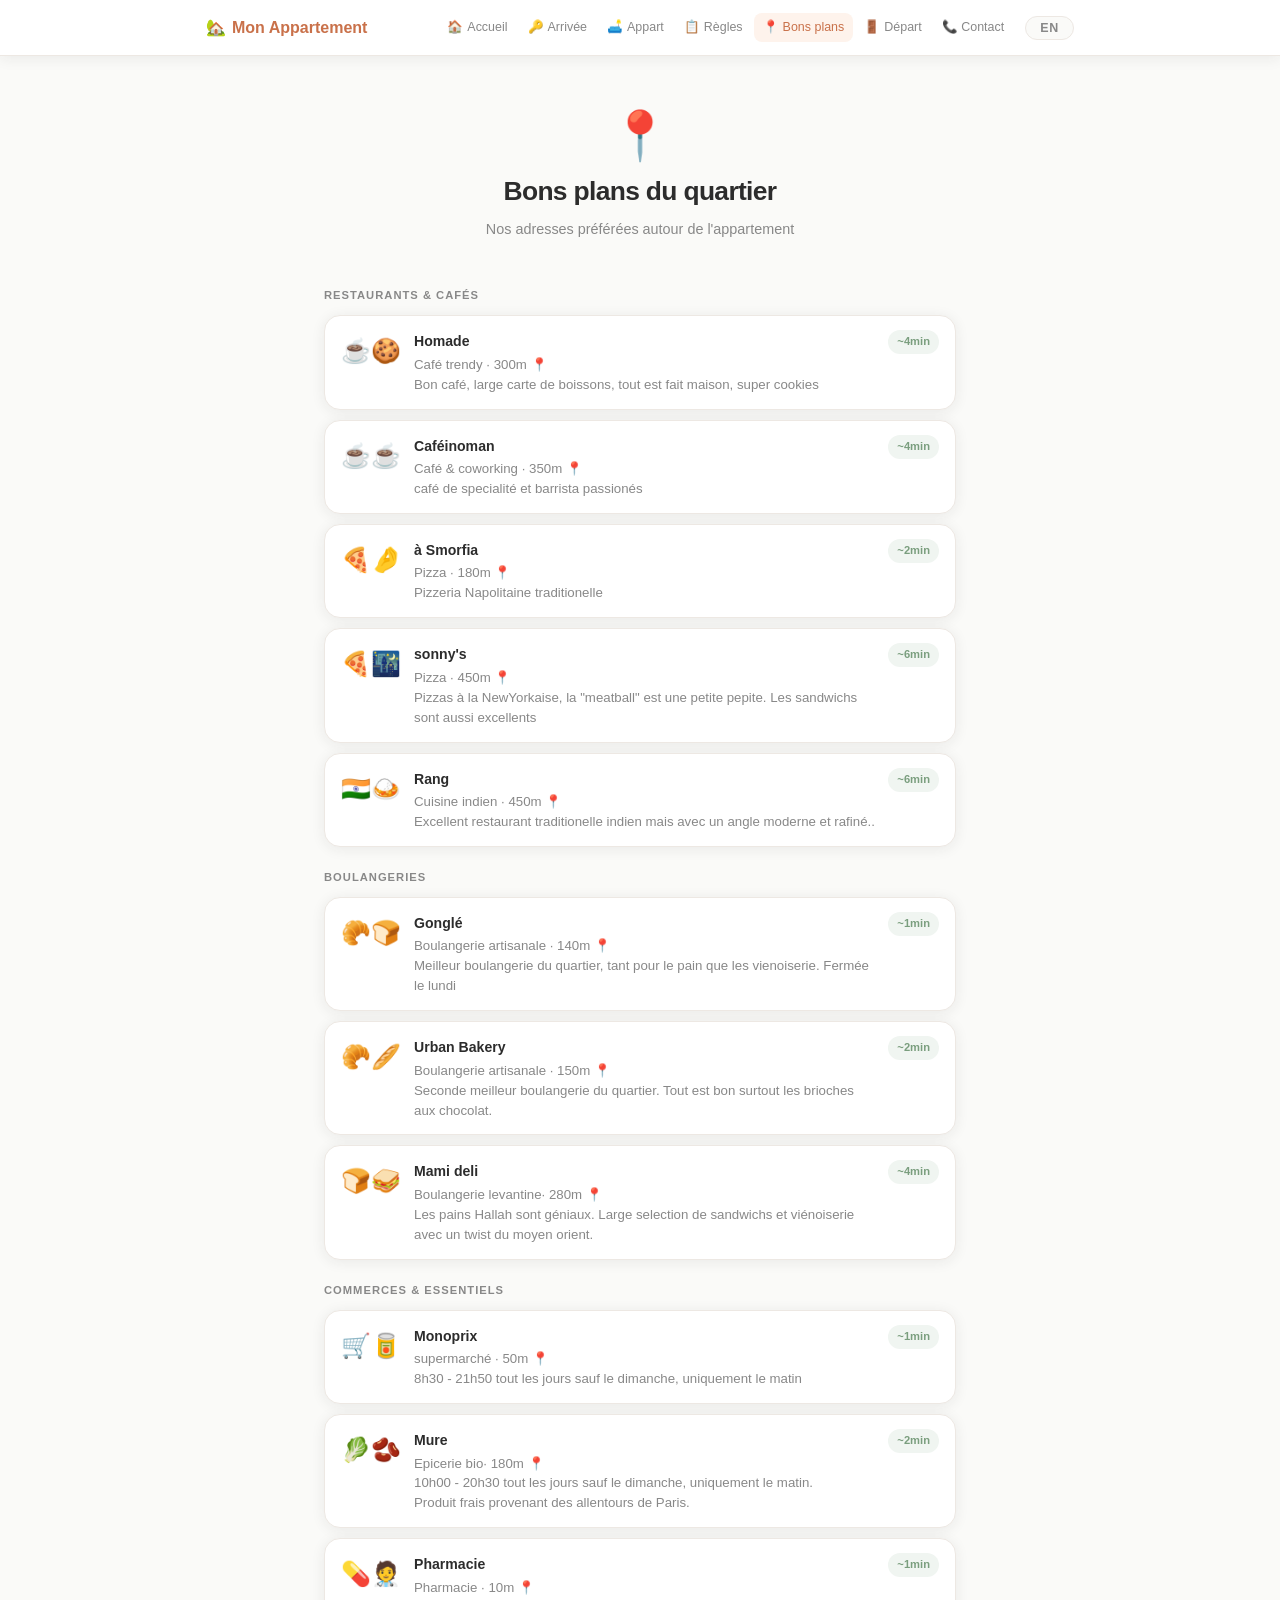
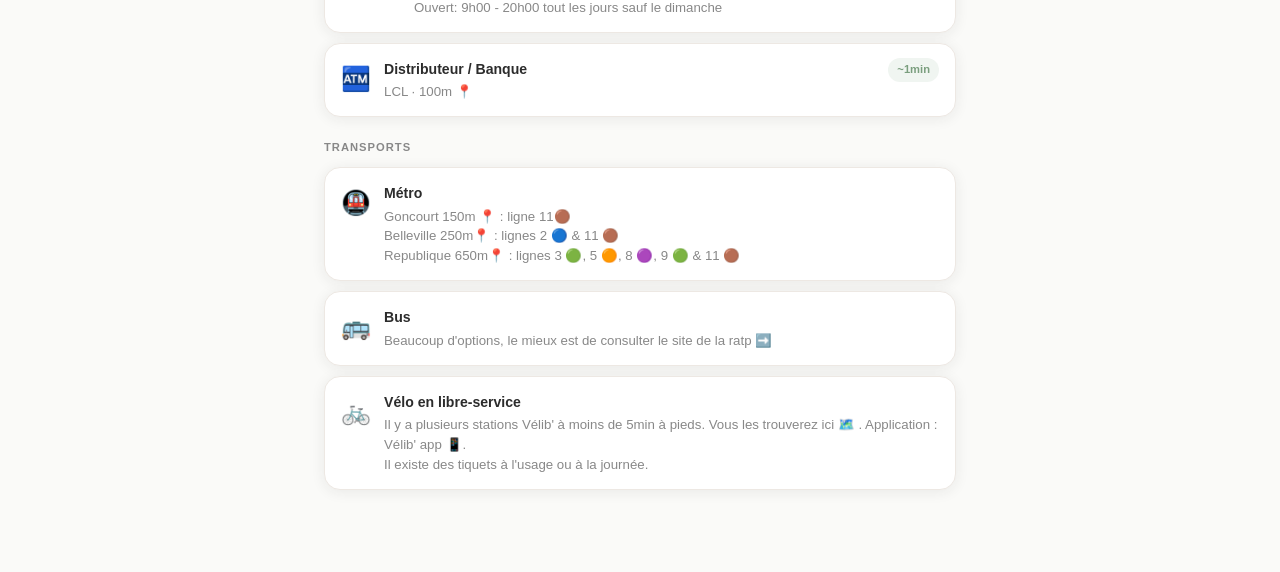
<file: recommandations.html>
<!DOCTYPE html>
<html lang="fr">
<head>
  <meta charset="UTF-8">
  <meta name="viewport" content="width=device-width, initial-scale=1.0">
  <title data-en="Local Recommendations — Apartment Guide">Bons plans du quartier — Guide appartement</title>
  <link rel="stylesheet" href="css/style.css">
</head>
<body>

  <!-- ═══ TOP HEADER ═══════════════════════════════════════ -->
  <header class="top-header">
    <div class="header-inner">
      <a href="index.html" class="site-name">
        🏡 <span data-en="My Apartment">Mon Appartement</span>
      </a>
      <div class="header-right">
        <nav class="desktop-nav">
          <a href="index.html"            >🏠 <span data-en="Home">Accueil</span></a>
          <a href="arrivee.html"          >🔑 <span data-en="Arrival">Arrivée</span></a>
          <a href="appartement.html"      >🛋️ <span data-en="Apartment">Appart</span></a>
          <a href="regles.html"           >📋 <span data-en="Rules">Règles</span></a>
          <a href="recommandations.html"  >📍 <span data-en="Tips">Bons plans</span></a>
          <a href="depart.html"           >🚪 <span data-en="Check-out">Départ</span></a>
          <a href="contact.html"          >📞 Contact</a>
        </nav>
        <button id="lang-btn" onclick="toggleLang()">EN</button>
      </div>
    </div>
  </header>

  <!-- ═══ MAIN CONTENT ══════════════════════════════════════ -->
  <main>

    <div class="hero">
      <span class="hero-icon">📍</span>
      <h1 data-en="Local Recommendations">Bons plans du quartier</h1>
      <p class="subtitle" data-en="Our favourite spots nearby">Nos adresses préférées autour de l'appartement</p>
    </div>

    <!-- Restaurants -->
    <p class="section-label" data-en="Restaurants &amp; Cafés">Restaurants &amp; Cafés</p>


    <div class="rec-card">
      <span class="rec-icon">☕🍪</span>
      <div class="rec-info">
        <strong><a href="https://www.instagram.com/homadeparis/"target="_blank">Homade</a></strong>
        <div class="lang-fr"><p>Café trendy · <a href="https://www.google.com/maps/place/HOMADE/@48.8710985,2.3673069,17z/data=!3m1!4b1!4m6!3m5!1s0x47e66db48e8be89b:0xd9639b3c99f1a6c4!8m2!3d48.871095!4d2.3698818!16s%2Fg%2F11f7sj9_bv?entry=ttu&g_ep=EgoyMDI2MDMwMi4wIKXMDSoASAFQAw%3D%3D"target="_blank">300m 📍​</a> <br /> Bon café, large carte de boissons, tout est fait maison, super cookies </p></div>
        <div class="lang-en"><p>Trendy coffeshop · <a href="https://www.google.com/maps/place/HOMADE/@48.8710985,2.3673069,17z/data=!3m1!4b1!4m6!3m5!1s0x47e66db48e8be89b:0xd9639b3c99f1a6c4!8m2!3d48.871095!4d2.3698818!16s%2Fg%2F11f7sj9_bv?entry=ttu&g_ep=EgoyMDI2MDMwMi4wIKXMDSoASAFQAw%3D%3D"target="_blank">300m 📍​</a> <br /> Good coffee, a wide drinks menu, everything is homemade, and excellent cookies.</p></div>
      </div>
      <span class="rec-badge" data-en="~4min">~4min</span>
    </div>

    <div class="rec-card">
      <span class="rec-icon">☕☕</span>
      <div class="rec-info">
        <strong><a href="https://www.cafeinoman.fr/"target="_blank">Caféinoman</a></strong>
        <div class="lang-fr"><p>Café & coworking  · <a href="https://www.google.com/maps/place/Caf%C3%A9inoman+I+Coffeeshop+et+Espace+de+coworking/@48.8681733,2.3723933,17z/data=!3m1!4b1!4m6!3m5!1s0x47e66dbd75c53297:0xca0882947e3452ec!8m2!3d48.8681698!4d2.3749682!16s%2Fg%2F11h5vffc11?entry=ttu&g_ep=EgoyMDI2MDMwMi4wIKXMDSoASAFQAw%3D%3D"target="_blank">350m 📍​</a> <br />
           café de specialité et barrista passionés</p></div>
        <div class="lang-en"><p>Coffee shop & coworking space · <a href="https://www.google.com/maps/place/Caf%C3%A9inoman+I+Coffeeshop+et+Espace+de+coworking/@48.8681733,2.3723933,17z/data=!3m1!4b1!4m6!3m5!1s0x47e66dbd75c53297:0xca0882947e3452ec!8m2!3d48.8681698!4d2.3749682!16s%2Fg%2F11h5vffc11?entry=ttu&g_ep=EgoyMDI2MDMwMi4wIKXMDSoASAFQAw%3D%3D"target="_blank">350m 📍​</a> <br />
           specialty coffee and passionated barrista</p></div>
      </div>
      <span class="rec-badge" data-en="~4min">~4min</span>
    </div>

      <div class="rec-card">
      <span class="rec-icon">🍕​🤌​​</span>
      <div class="rec-info">
        <strong><a href="http://www.asmorfia.fr/"target="_blank">à Smorfia</a></strong>
        <div class="lang-fr"><p>Pizza · <a href="https://www.google.com/maps/place/A+Smorfia+Pizzeria/@48.8695619,2.3739179,19.83z/data=!4m6!3m5!1s0x47e66d6532b500a5:0x34d9af584d252a39!8m2!3d48.8694172!4d2.3741058!16s%2Fg%2F11swtg7z21?entry=ttu&g_ep=EgoyMDI2MDMwMi4wIKXMDSoASAFQAw%3D%3D"target="_blank">180m 📍​</a> <br /> 
          Pizzeria Napolitaine traditionelle </p></div>
        <div class="lang-en"><p>Pizza · <a href="https://www.google.com/maps/place/A+Smorfia+Pizzeria/@48.8695619,2.3739179,19.83z/data=!4m6!3m5!1s0x47e66d6532b500a5:0x34d9af584d252a39!8m2!3d48.8694172!4d2.3741058!16s%2Fg%2F11swtg7z21?entry=ttu&g_ep=EgoyMDI2MDMwMi4wIKXMDSoASAFQAw%3D%3D"target="_blank">180m 📍​</a><br /> 
          Traditional Napoli Pizza place.</p></div>
      </div>
      <span class="rec-badge" data-en="~2min">~2min</span>
    </div>  

    <div class="rec-card">
      <span class="rec-icon">🍕​🌃​</span>
      <div class="rec-info">
        <strong><a href="https://www.sonnyspizza.fr/menu-sonnyspizza/"target="_blank">sonny's</a></strong>
        <div class="lang-fr"><p>Pizza · <a href="https://www.google.com/maps/place/Sonny%E2%80%99s+pizza/@48.8687453,2.3672921,17z/data=!3m1!4b1!4m6!3m5!1s0x47e66df5d0fcd56f:0x6481926158cc617!8m2!3d48.8687435!4d2.3685796!16s%2Fg%2F11fmz04l5c?entry=ttu&g_ep=EgoyMDI2MDMwMi4wIKXMDSoASAFQAw%3D%3D"target="_blank">450m 📍​</a> <br /> 
          Pizzas à la NewYorkaise, la "meatball" est une petite pepite. Les sandwichs sont aussi excellents </p></div>
        <div class="lang-en"><p>Pizza · <a href="https://www.google.com/maps/place/Sonny%E2%80%99s+pizza/@48.8687453,2.3672921,17z/data=!3m1!4b1!4m6!3m5!1s0x47e66df5d0fcd56f:0x6481926158cc617!8m2!3d48.8687435!4d2.3685796!16s%2Fg%2F11fmz04l5c?entry=ttu&g_ep=EgoyMDI2MDMwMi4wIKXMDSoASAFQAw%3D%3D"target="_blank">450m 📍​</a><br /> 
          New York style pizzas, the "meatball" is a hidden gem. Sandwichs are very good as well.</p></div>
      </div>
      <span class="rec-badge" data-en="~6min">~6min</span>
    </div>

    <div class="rec-card">
      <span class="rec-icon">🇮🇳​🍛​​</span>
      <div class="rec-info">
        <strong><a href="https://www.instagram.com/rang.paris/"target="_blank">Rang</a></strong>
        <div class="lang-fr"><p>Cuisine indien · <a href="https://www.google.com/maps/place/RANG/@48.867917,2.3708021,17z/data=!3m2!4b1!5s0x47e66de37e9e00d5:0x873f62967ee357c2!4m6!3m5!1s0x47e66d94a5de2231:0x918483817282a5b3!8m2!3d48.867917!4d2.373377!16s%2Fg%2F11j4n0t6jw?entry=ttu&g_ep=EgoyMDI2MDMwMi4wIKXMDSoASAFQAw%3D%3D"target="_blank">450m 📍​</a> <br /> 
           Excellent restaurant traditionelle indien mais avec un angle moderne et rafiné..</p></div>
        <div class="lang-en"><p>Indian cuisine · <a href="https://www.google.com/maps/place/RANG/@48.867917,2.3708021,17z/data=!3m2!4b1!5s0x47e66de37e9e00d5:0x873f62967ee357c2!4m6!3m5!1s0x47e66d94a5de2231:0x918483817282a5b3!8m2!3d48.867917!4d2.373377!16s%2Fg%2F11j4n0t6jw?entry=ttu&g_ep=EgoyMDI2MDMwMi4wIKXMDSoASAFQAw%3D%3D"target="_blank">450m 📍​</a><br /> 
            Traditional fine indian cuisine with a modern twist .</p></div>
      </div>
      <span class="rec-badge" data-en="~6min">~6min</span>
    </div>




    <!-- Bakeries -->
    <p class="section-label" data-en="Bakeries">Boulangeries</p>

    <div class="rec-card">
      <span class="rec-icon">🥐🍞</span>
      <div class="rec-info">
        <strong><a href="https://www.ilocollection.com/boulangerie/gonfle"target="_blank"> Gonglé </a></strong>
        <div class="lang-fr"><p>Boulangerie artisanale · <a href="https://www.google.com/maps/place/Gonfl%C3%A9+-+Boulangerie+%F0%9F%A5%96%F0%9F%A5%90/@48.8715213,2.3693825,17z/data=!3m1!4b1!4m6!3m5!1s0x47e66d314500e35d:0x1b6191392d763ed7!8m2!3d48.8715178!4d2.3719574!16s%2Fg%2F11lyq1lhd8?entry=ttu&g_ep=EgoyMDI2MDMwMi4wIKXMDSoASAFQAw%3D%3D" target="_blank">140m 📍​</a> <br />
           Meilleur boulangerie du quartier, tant pour le pain que les vienoiserie. Fermée le lundi </p></div>
        <div class="lang-en"><p>Artisan bakery · <a href="https://www.google.com/maps/place/Gonfl%C3%A9+-+Boulangerie+%F0%9F%A5%96%F0%9F%A5%90/@48.8715213,2.3693825,17z/data=!3m1!4b1!4m6!3m5!1s0x47e66d314500e35d:0x1b6191392d763ed7!8m2!3d48.8715178!4d2.3719574!16s%2Fg%2F11lyq1lhd8?entry=ttu&g_ep=EgoyMDI2MDMwMi4wIKXMDSoASAFQAw%3D%3D" target="_blank">140m 📍​</a>  <br />
           Best bakery of the neighbourhood. Closed Monday </p></div>
      </div>
      <span class="rec-badge">~1min</span>
    </div>

    <div class="rec-card">
      <span class="rec-icon">🥐🥖​</span>
      <div class="rec-info">
        <strong><a href="https://www.instagram.com/urbanbakeryfamily/?hl=fr"target="_blank"> Urban Bakery </a></strong>
        <div class="lang-fr"><p>Boulangerie artisanale · <a href="https://www.google.com/maps/place/Urban+Bakery+-+Goncourt/@48.8700096,2.3681917,16z/data=!3m1!4b1!4m6!3m5!1s0x47e66de232d5555f:0xc00bede12554b19c!8m2!3d48.8700061!4d2.3707666!16s%2Fg%2F11ghpp43s_?entry=ttu&g_ep=EgoyMDI2MDMwMi4wIKXMDSoASAFQAw%3D%3D" target="_blank">150m 📍​</a> <br />
           Seconde meilleur boulangerie du quartier. Tout est bon surtout les brioches aux chocolat. </p></div>
        <div class="lang-en"><p>Artisan bakery · <a href="https://www.google.com/maps/place/Urban+Bakery+-+Goncourt/@48.8700096,2.3681917,16z/data=!3m1!4b1!4m6!3m5!1s0x47e66de232d5555f:0xc00bede12554b19c!8m2!3d48.8700061!4d2.3707666!16s%2Fg%2F11ghpp43s_?entry=ttu&g_ep=EgoyMDI2MDMwMi4wIKXMDSoASAFQAw%3D%3D" target="_blank">150m 📍​</a>  <br />
           Second best bakery. Everything is good by especially the chocolate buns. </p></div>
      </div>
      <span class="rec-badge">~2min</span>
    </div>

    <div class="rec-card">
      <span class="rec-icon">🍞​🥪​</span>
      <div class="rec-info">
        <strong><a href="https://mami.paris/"target="_blank"> Mami deli </a></strong>
        <div class="lang-fr"><p>Boulangerie levantine· <a href="https://www.google.com/maps/place/MaMi+Deli/@48.8691364,2.3681015,18z/data=!3m1!4b1!4m6!3m5!1s0x47e66dd3148ec481:0x6d6748fc6dce0ada!8m2!3d48.8691346!4d2.369389!16s%2Fg%2F11h4_dy4z_?entry=ttu&g_ep=EgoyMDI2MDMwMi4wIKXMDSoASAFQAw%3D%3D" target="_blank">280m 📍​</a> <br />
           Les pains Hallah sont géniaux. Large selection de sandwichs et viénoiserie avec un twist du moyen orient. </p></div>
        <div class="lang-en"><p>Levantine bakery · <a href="https://www.google.com/maps/place/MaMi+Deli/@48.8691364,2.3681015,18z/data=!3m1!4b1!4m6!3m5!1s0x47e66dd3148ec481:0x6d6748fc6dce0ada!8m2!3d48.8691346!4d2.369389!16s%2Fg%2F11h4_dy4z_?entry=ttu&g_ep=EgoyMDI2MDMwMi4wIKXMDSoASAFQAw%3D%3D" target="_blank">280m 📍​</a>  <br />
           The hallah bread are amazing. Large choise of sandwichs and pastries with a middle-east twist. </p></div>
      </div>
      <span class="rec-badge">~4min</span>
    </div>


    <!-- [BOULANGERIE] Copie-colle ce bloc pour en ajouter une :
    <div class="rec-card">
      <span class="rec-icon">🥖</span>
      <div class="rec-info">
        <strong>[Nom]</strong>
        <div class="lang-fr"><p>[Adresse] · [Horaires] · [Description]</p></div>
        <div class="lang-en"><p>[Address] · [Hours] · [Description]</p></div>
      </div>
      <span class="rec-badge">[Xe]</span>
    </div>
    -->

    <!-- Shops -->
    <p class="section-label" data-en="Shops &amp; Essentials">Commerces &amp; Essentiels</p>

    <div class="rec-card">
      <span class="rec-icon">🛒​🥫​​</span>
      <div class="rec-info">
        <strong><a href="https://www.monoprix.fr/883.html"target="_blank"> Monoprix </a></strong>
        <div class="lang-fr"><p>supermarché · <a href="https://www.google.com/maps/place/MONOPRIX+DIMAX/@48.8700441,2.3696627,16z/data=!3m1!4b1!4m6!3m5!1s0x47e66de3cfe3e8af:0x8b82c9a35fa639f2!8m2!3d48.8700406!4d2.372243!16s%2Fg%2F1tqydtcv?entry=ttu&g_ep=EgoyMDI2MDMwMi4wIKXMDSoASAFQAw%3D%3D" target="_blank">50m 📍​</a> <br />
           8h30 - 21h50 tout les jours sauf le dimanche, uniquement le matin </p></div>
        <div class="lang-en"><p>supermarket · <a href="https://www.google.com/maps/place/MONOPRIX+DIMAX/@48.8700441,2.3696627,16z/data=!3m1!4b1!4m6!3m5!1s0x47e66de3cfe3e8af:0x8b82c9a35fa639f2!8m2!3d48.8700406!4d2.372243!16s%2Fg%2F1tqydtcv?entry=ttu&g_ep=EgoyMDI2MDMwMi4wIKXMDSoASAFQAw%3D%3D" target="_blank">50m 📍​</a>  <br />
           8:30 - 21:50 everyday but sunday, only open in the morning. </p></div>
      </div>
      <span class="rec-badge">~1min</span>
    </div>

      <div class="rec-card">
      <span class="rec-icon">🥬​🫘​​</span>
      <div class="rec-info">
        <strong><a href="https://www.monoprix.fr/883.html"target="_blank"> Mure</a></strong>
        <div class="lang-fr"><p>Epicerie bio· <a href="https://www.google.com/maps/place/MURE+%C3%A9picerie/@48.8696847,2.3679422,17z/data=!3m1!4b1!4m6!3m5!1s0x47e66d0053650a59:0xbad6aba9497b8ba9!8m2!3d48.8696812!4d2.3705225!16s%2Fg%2F11vpsg2vqb?entry=ttu&g_ep=EgoyMDI2MDMwMi4wIKXMDSoASAFQAw%3D%3D" target="_blank">180m 📍​</a> <br />
           10h00 - 20h30 tout les jours sauf le dimanche, uniquement le matin. <br />
           Produit frais provenant des allentours de Paris.</p></div>
        <div class="lang-en"><p> Organic grocery store · <a href="https://www.google.com/maps/place/MURE+%C3%A9picerie/@48.8696847,2.3679422,17z/data=!3m1!4b1!4m6!3m5!1s0x47e66d0053650a59:0xbad6aba9497b8ba9!8m2!3d48.8696812!4d2.3705225!16s%2Fg%2F11vpsg2vqb?entry=ttu&g_ep=EgoyMDI2MDMwMi4wIKXMDSoASAFQAw%3D%3D" target="_blank">180m 📍​</a>  <br />
           10:00 - 20:30 everyday but sunday, only open in the morning. 
          Organic and local (near Paris) products</p></div>
      </div>
      <span class="rec-badge">~2min</span>
    </div> 

    <div class="rec-card">
      <span class="rec-icon">💊🧑‍⚕️​</span>
      <div class="rec-info">
        <strong>Pharmacie</strong>
        <div class="lang-fr"><p>Pharmacie · <a href="https://www.google.com/maps/place/PHARMACIE+TEMPLE-SAINT+MAUR/@48.8705004,2.3701602,17z/data=!4m6!3m5!1s0x47e66de3e11a72fd:0x86fd584d933b7e0b!8m2!3d48.8705939!4d2.3726806!16s%2Fg%2F1vqmhp4g?entry=ttu&g_ep=EgoyMDI2MDMwMi4wIKXMDSoASAFQAw%3D%3D" target="_blank">10m 📍</a> <br /> 
           Ouvert: 9h00 - 20h00 tout les jours sauf le dimanche</p></div>
        <div class="lang-en"><p>Pharmacy · <a href="https://www.google.com/maps/place/PHARMACIE+TEMPLE-SAINT+MAUR/@48.8705004,2.3701602,17z/data=!4m6!3m5!1s0x47e66de3e11a72fd:0x86fd584d933b7e0b!8m2!3d48.8705939!4d2.3726806!16s%2Fg%2F1vqmhp4g?entry=ttu&g_ep=EgoyMDI2MDMwMi4wIKXMDSoASAFQAw%3D%3D" target="_blank">10m 📍</a> <br /> 
           Open: 9:00 - 20:00 everyday but Sunday</p></div>
      </div>
      <span class="rec-badge" data-en="~1min">~1min</span>
    </div>
    <div class="rec-card">
      <span class="rec-icon">🏧</span>
      <div class="rec-info">
        <strong data-en="ATM / Bank">Distributeur / Banque</strong>
        <div class="lang-fr"><p>LCL · <a href="https://www.google.com/maps/place/60+Rue+du+Faubourg+du+Temple,+75011+Paris/@48.8699588,2.370686,19z/data=!3m1!4b1!4m6!3m5!1s0x47e66de3ce8d9a55:0x8375e95b60843923!8m2!3d48.8699579!4d2.3713311!16s%2Fg%2F11fhwvm55b?entry=ttu&g_ep=EgoyMDI2MDMwMi4wIKXMDSoASAFQAw%3D%3D" target="_blank">100m 📍</a></p></div>
        <div class="lang-en"><p>LCL · <a href="https://www.google.com/maps/place/60+Rue+du+Faubourg+du+Temple,+75011+Paris/@48.8699588,2.370686,19z/data=!3m1!4b1!4m6!3m5!1s0x47e66de3ce8d9a55:0x8375e95b60843923!8m2!3d48.8699579!4d2.3713311!16s%2Fg%2F11fhwvm55b?entry=ttu&g_ep=EgoyMDI2MDMwMi4wIKXMDSoASAFQAw%3D%3D" target="_blank">100m 📍</a></p></div>
      </div>
      <span class="rec-badge" data-en="~1min">~1min</span>
    </div>

    <!-- Transport -->
    <p class="section-label" data-en="Transport">Transports</p>

    <div class="rec-card">
      <span class="rec-icon">🚇</span>
      <div class="rec-info">
        <strong data-en="Metro ">Métro </strong>
         <div class="lang-fr"><p>Goncourt <a href="https://www.google.com/maps/place/Goncourt/@48.8699822,2.3682901,17z/data=!4m10!1m2!2m1!1smetro+goncourt!3m6!1s0x47e66de3ccd20907:0x79c56e7399114423!8m2!3d48.8699579!4d2.3709398!15sCg5tZXRybyBnb25jb3VydJIBDnN1YndheV9zdGF0aW9u4AEA!16s%2Fg%2F11bc62pnc3?entry=ttu&g_ep=EgoyMDI2MDMwMi4wIKXMDSoASAFQAw%3D%3D"target="_blank">150m 📍</a> : ligne 11🟤​ <br /> 
        Belleville <a href="https://www.google.com/maps/place/Belleville/@48.8712734,2.3723097,17z/data=!4m10!1m2!2m1!1smetro+bellevile!3m6!1s0x47e66de65e58a673:0x63fe2b7504e97782!8m2!3d48.87214!4d2.37713!15sChBtZXRybyBiZWxsZXZpbGxlkgEOc3Vid2F5X3N0YXRpb27gAQA!16s%2Fg%2F11bc68khtf?entry=ttu&g_ep=EgoyMDI2MDMwMi4wIKXMDSoASAFQAw%3D%3D"target="_blank">250m📍</a> : lignes 2 🔵​ & 11 🟤​ <br /> 
        Republique <a href="https://www.google.com/maps/place/R%C3%A9publique/@48.8673887,2.3608917,17z/data=!4m10!1m2!2m1!1smetro+republique!3m6!1s0x47e66e08e98453a5:0xb998114ae02e1e03!8m2!3d48.8671853!4d2.3636155!15sChBtZXRybyByZXB1YmxpcXVlkgEOc3Vid2F5X3N0YXRpb27gAQA!16s%2Fg%2F1_lx57cq?entry=ttu&g_ep=EgoyMDI2MDMwMi4wIKXMDSoASAFQAw%3D%3D"target="_blank">650m📍</a> : lignes 3 🟢​, 5 🟠​, 8 🟣​, 9 🟢​ & 11 🟤 </p></div>
         <div class="lang-en"><p>Goncourt <a href="https://www.google.com/maps/place/Goncourt/@48.8699822,2.3682901,17z/data=!4m10!1m2!2m1!1smetro+goncourt!3m6!1s0x47e66de3ccd20907:0x79c56e7399114423!8m2!3d48.8699579!4d2.3709398!15sCg5tZXRybyBnb25jb3VydJIBDnN1YndheV9zdGF0aW9u4AEA!16s%2Fg%2F11bc62pnc3?entry=ttu&g_ep=EgoyMDI2MDMwMi4wIKXMDSoASAFQAw%3D%3D"target="_blank">150m 📍</a> : line 11 🟤​ <br /> 
        Belleville <a href="https://www.google.com/maps/place/Belleville/@48.8712734,2.3723097,17z/data=!4m10!1m2!2m1!1smetro+bellevile!3m6!1s0x47e66de65e58a673:0x63fe2b7504e97782!8m2!3d48.87214!4d2.37713!15sChBtZXRybyBiZWxsZXZpbGxlkgEOc3Vid2F5X3N0YXRpb27gAQA!16s%2Fg%2F11bc68khtf?entry=ttu&g_ep=EgoyMDI2MDMwMi4wIKXMDSoASAFQAw%3D%3D"target="_blank">250m📍</a> : lines 2 🔵​ & 11 🟤​ <br /> 
        Republique <a href="https://www.google.com/maps/place/R%C3%A9publique/@48.8673887,2.3608917,17z/data=!4m10!1m2!2m1!1smetro+republique!3m6!1s0x47e66e08e98453a5:0xb998114ae02e1e03!8m2!3d48.8671853!4d2.3636155!15sChBtZXRybyByZXB1YmxpcXVlkgEOc3Vid2F5X3N0YXRpb27gAQA!16s%2Fg%2F1_lx57cq?entry=ttu&g_ep=EgoyMDI2MDMwMi4wIKXMDSoASAFQAw%3D%3D"target="_blank">650m📍</a> : lines 3 🟢​, 5 🟠​, 8 🟣​, 9 🟢​ & 11 🟤 </p></div>
        </div>
    </div>

    <div class="rec-card">
      <span class="rec-icon">🚌</span>
      <div class="rec-info">
        <strong data-en="Bus">Bus</strong>
        <div class="lang-fr"><p> Beaucoup d'options, le mieux est de consulter le site de la <a href="https://www.bonjour-ratp.fr/plans/"target="_blank"> ratp ➡️​</a></p></div>
        <div class="lang-en"><p> Many options, best to check the <a href="https://www.bonjour-ratp.fr/plans/"target="_blank"> RATP's website ➡️​</a></p></div>
      </div>

    </div>

    <div class="rec-card">
      <span class="rec-icon">🚲</span>
      <div class="rec-info">
        <strong data-en="Bike sharing">Vélo en libre-service</strong>
        <div class="lang-fr"><p> Il y a plusieurs stations Vélib' à moins de 5min à pieds. Vous les trouverez <a href="https://www.velib-metropole.fr/map#/"target="_blank">​ici 🗺️​</a> . Application : <a href="https://apps.apple.com/fr/app/v%C3%A9lib-app-officielle/id577807727"target="_blank">Vélib' app 📱​</a>. <br />
        Il existe des tiquets à l'usage ou à la journée.</p></div>
        <div class="lang-en"><p> There are a few Vélib station less than 5min away. You'll find them <a href="https://www.velib-metropole.fr/map#/"target="_blank">​here 🗺️​</a> . Application : <a href="https://apps.apple.com/fr/app/v%C3%A9lib-app-officielle/id577807727"target="_blank">Vélib' app 📱​</a>. <br />
        There are one trip tickets and daily ones.</p></div>
      </div>
    </div>


  </main>

  <!-- ═══ BOTTOM NAV ════════════════════════════════════════ -->
  <nav class="nav-bottom">
    <a href="index.html"           class="nav-item"><span class="nav-icon">🏠</span><span class="nav-label" data-en="Home">Accueil</span></a>
    <a href="arrivee.html"         class="nav-item"><span class="nav-icon">🔑</span><span class="nav-label" data-en="Arrival">Arrivée</span></a>
    <a href="appartement.html"     class="nav-item"><span class="nav-icon">🛋️</span><span class="nav-label" data-en="Apt">Appart</span></a>
    <a href="regles.html"          class="nav-item"><span class="nav-icon">📋</span><span class="nav-label" data-en="Rules">Règles</span></a>
    <a href="recommandations.html" class="nav-item"><span class="nav-icon">📍</span><span class="nav-label" data-en="Tips">Bons plans</span></a>
    <a href="depart.html"          class="nav-item"><span class="nav-icon">🚪</span><span class="nav-label" data-en="Out">Départ</span></a>
    <a href="contact.html"         class="nav-item"><span class="nav-icon">📞</span><span class="nav-label">Contact</span></a>
  </nav>

  <script src="js/main.js"></script>
</body>
</html>
</file>
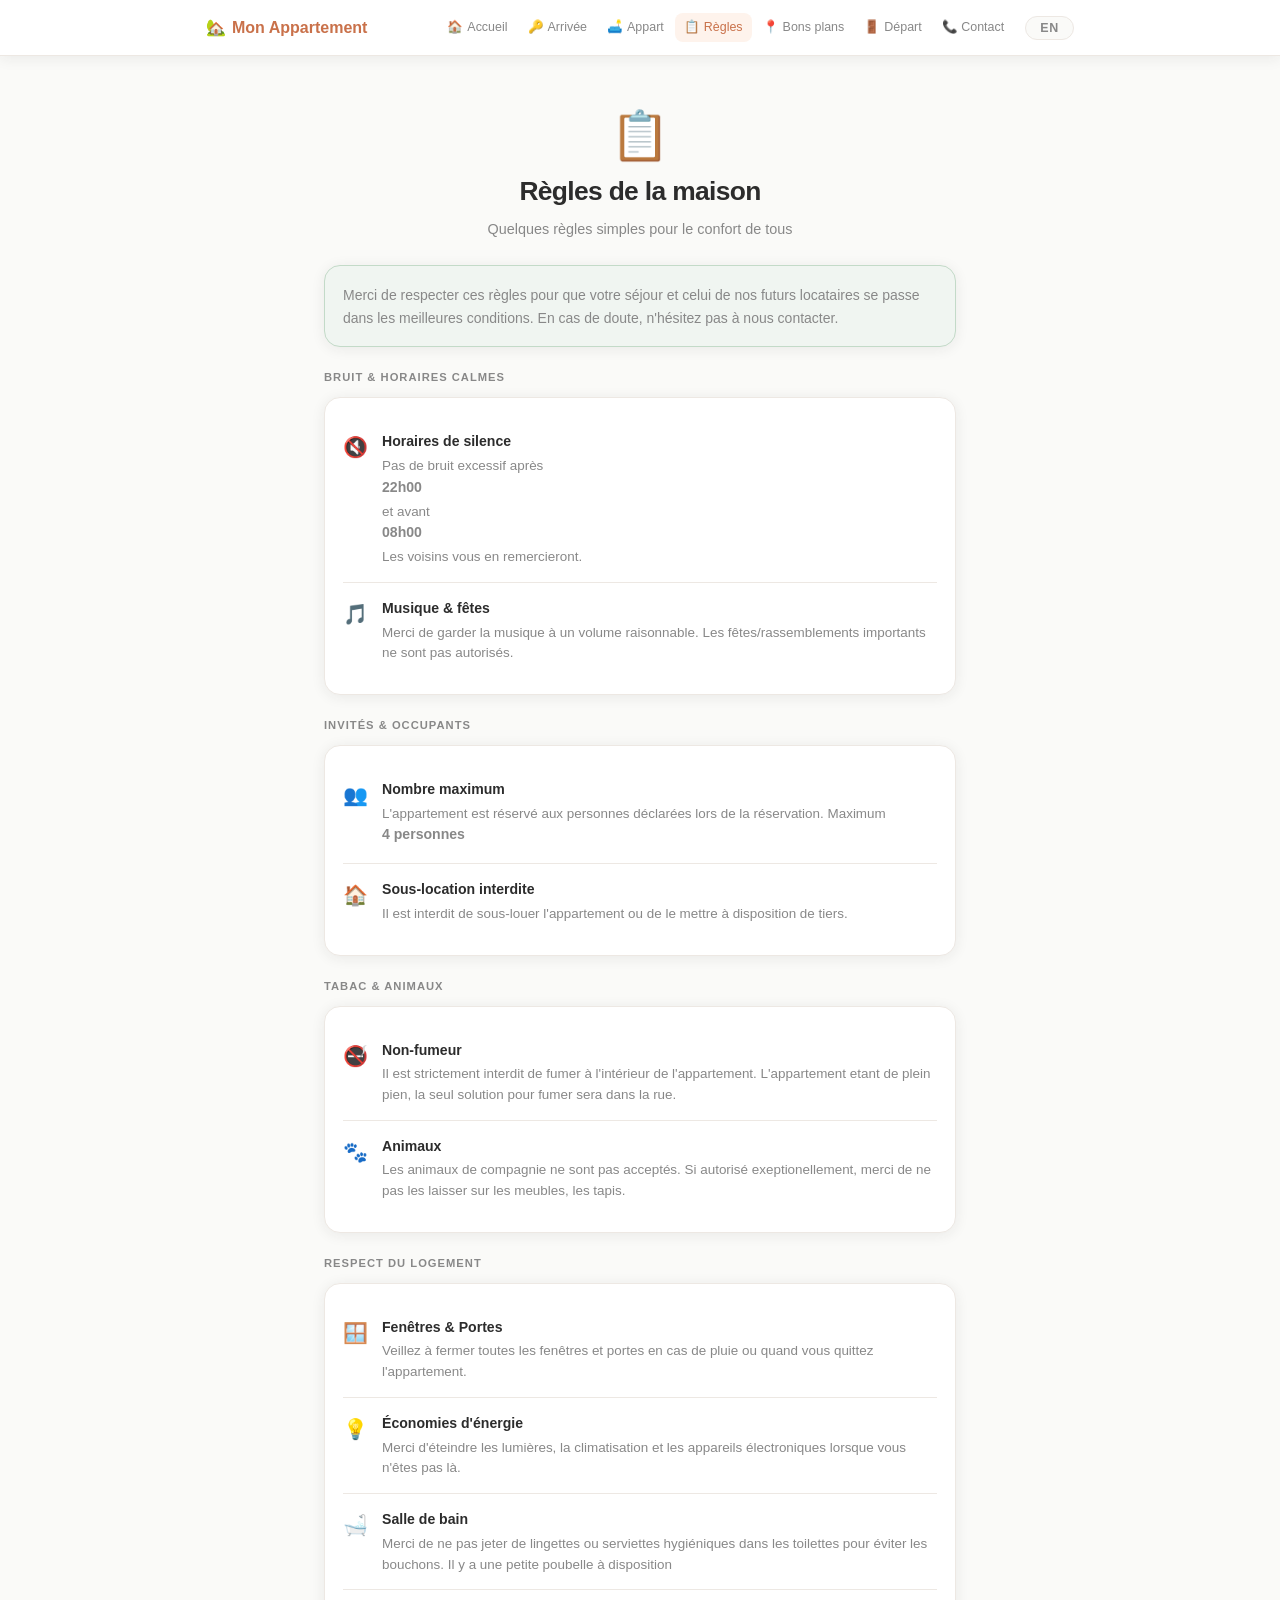
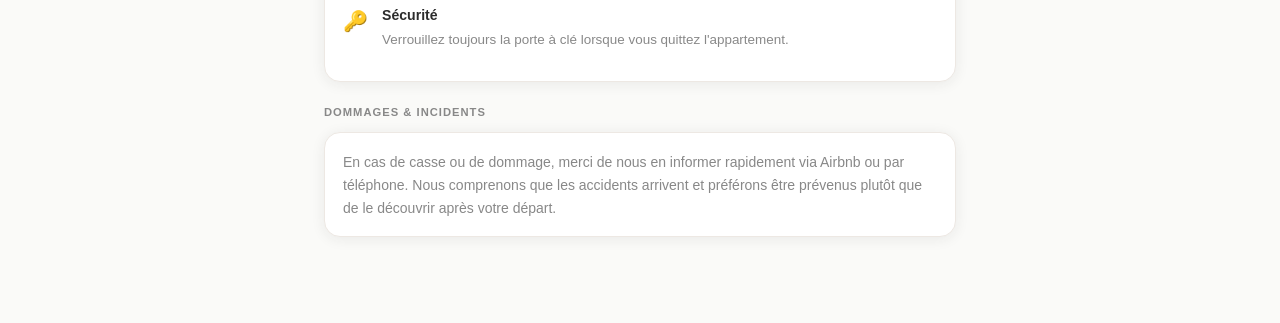
<file: regles.html>
<!DOCTYPE html>
<html lang="fr">
<head>
  <meta charset="UTF-8">
  <meta name="viewport" content="width=device-width, initial-scale=1.0">
  <title data-en="House Rules — Apartment Guide">Règles de la maison — Guide appartement</title>
  <link rel="stylesheet" href="css/style.css">
</head>
<body>

  <!-- ═══ TOP HEADER ═══════════════════════════════════════ -->
  <header class="top-header">
    <div class="header-inner">
      <a href="index.html" class="site-name">
        🏡 <span data-en="My Apartment">Mon Appartement</span>
      </a>
      <div class="header-right">
        <nav class="desktop-nav">
          <a href="index.html"            >🏠 <span data-en="Home">Accueil</span></a>
          <a href="arrivee.html"          >🔑 <span data-en="Arrival">Arrivée</span></a>
          <a href="appartement.html"      >🛋️ <span data-en="Apartment">Appart</span></a>
          <a href="regles.html"           >📋 <span data-en="Rules">Règles</span></a>
          <a href="recommandations.html"  >📍 <span data-en="Tips">Bons plans</span></a>
          <a href="depart.html"           >🚪 <span data-en="Check-out">Départ</span></a>
          <a href="contact.html"          >📞 Contact</a>
        </nav>
        <button id="lang-btn" onclick="toggleLang()">EN</button>
      </div>
    </div>
  </header>

  <!-- ═══ MAIN CONTENT ══════════════════════════════════════ -->
  <main>

    <div class="hero">
      <span class="hero-icon">📋</span>
      <h1 data-en="House Rules">Règles de la maison</h1>
      <p class="subtitle" data-en="A few simple rules for everyone's comfort">Quelques règles simples pour le confort de tous</p>
    </div>

    <!-- Intro note -->
    <div class="card" style="background: #F0F5F1; border-color: #C3DAC8;">
      <div class="lang-fr"><p>Merci de respecter ces règles pour que votre séjour et celui de nos futurs locataires se passe dans les meilleures conditions. En cas de doute, n'hésitez pas à nous contacter.</p></div>
      <div class="lang-en"><p>Please follow these rules so that your stay — and that of future guests — goes smoothly. If in doubt, don't hesitate to contact us.</p></div>
    </div>

    <!-- Noise -->
    <p class="section-label" data-en="Noise &amp; Quiet hours">Bruit &amp; Horaires calmes</p>
    <div class="card">
      <div class="rule-item">
        <span class="rule-icon">🔇</span>
        <div class="rule-content">
          <div class="lang-fr"><strong>Horaires de silence</strong><p>Pas de bruit excessif après <strong>22h00</strong> et avant <strong>08h00</strong> Les voisins vous en remercieront.</p></div>
          <div class="lang-en"><strong>Quiet hours</strong><p>No excessive noise after <strong>10 PM</strong> or before <strong>8 AM</strong> Our neighbors will thank you.</p></div>
        </div>
      </div>
      <div class="rule-item">
        <span class="rule-icon">🎵</span>
        <div class="rule-content">
          <div class="lang-fr"><strong>Musique &amp; fêtes</strong><p>Merci de garder la musique à un volume raisonnable. Les fêtes/rassemblements importants ne sont pas autorisés.</p></div>
          <div class="lang-en"><strong>Music &amp; parties</strong><p>Please keep music at a reasonable volume. Large parties/gatherings are not allowed.</p></div>
        </div>
      </div>
    </div>

    <!-- Occupants -->
    <p class="section-label" data-en="Guests &amp; Occupants">Invités &amp; Occupants</p>
    <div class="card">
      <div class="rule-item">
        <span class="rule-icon">👥</span>
        <div class="rule-content">
          <div class="lang-fr"><strong>Nombre maximum</strong><p>L'appartement est réservé aux personnes déclarées lors de la réservation. Maximum <strong> 4 personnes</strong></p></div>
          <div class="lang-en"><strong>Maximum occupancy</strong><p>The apartment is for the guests declared at booking. Maximum <strong>4 people</strong></p></div>
        </div>
      </div>
      <div class="rule-item">
        <span class="rule-icon">🏠</span>
        <div class="rule-content">
          <div class="lang-fr"><strong>Sous-location interdite</strong><p>Il est interdit de sous-louer l'appartement ou de le mettre à disposition de tiers.</p></div>
          <div class="lang-en"><strong>No subletting</strong><p>Subletting the apartment or making it available to third parties is not allowed.</p></div>
        </div>
      </div>
    </div>

    <!-- Smoking / Pets -->
    <p class="section-label" data-en="Smoking &amp; Pets">Tabac &amp; Animaux</p>
    <div class="card">
      <div class="rule-item">
        <span class="rule-icon">🚭</span>
        <div class="rule-content">
          <div class="lang-fr"><strong>Non-fumeur</strong><p>Il est strictement interdit de fumer à l'intérieur de l'appartement. L'appartement etant de plein pien, la seul solution pour fumer sera dans la rue.</p></div>
          <div class="lang-en"><strong>No smoking</strong><p>Smoking inside the apartment is strictly forbidden. The appartment beeing on the gorund floor, the only viable option is to have a smoke in the street.</p></div>
        </div>
      </div>
      <div class="rule-item">
        <span class="rule-icon">🐾</span>
        <div class="rule-content">
          <div class="lang-fr"><strong>Animaux</strong><p> Les animaux de compagnie ne sont pas acceptés. Si autorisé exeptionellement, merci de ne pas les laisser sur les meubles, les tapis.</p></div>
          <div class="lang-en"><strong>Pets</strong><p>Pets are not allowed. If allowed exeptionally, please keep them off the furniture.</p></div>
        </div>
      </div>
    </div>

    <!-- Property care -->
    <p class="section-label" data-en="Apartment care">Respect du logement</p>
    <div class="card">
      <div class="rule-item">
        <span class="rule-icon">🪟</span>
        <div class="rule-content">
          <div class="lang-fr"><strong>Fenêtres &amp; Portes</strong><p>Veillez à fermer toutes les fenêtres et portes en cas de pluie ou quand vous quittez l'appartement.</p></div>
          <div class="lang-en"><strong>Windows &amp; Doors</strong><p>Please close all windows and doors when it rains or when you leave the apartment.</p></div>
        </div>
      </div>
      <div class="rule-item">
        <span class="rule-icon">💡</span>
        <div class="rule-content">
          <div class="lang-fr"><strong>Économies d'énergie</strong><p>Merci d'éteindre les lumières, la climatisation et les appareils électroniques lorsque vous n'êtes pas là.</p></div>
          <div class="lang-en"><strong>Energy saving</strong><p>Please turn off lights, AC, and electronics when you're not home.</p></div>
        </div>
      </div>
      <div class="rule-item">
        <span class="rule-icon">🛁</span>
        <div class="rule-content">
          <div class="lang-fr"><strong>Salle de bain</strong><p>Merci de ne pas jeter de lingettes ou serviettes hygiéniques dans les toilettes pour éviter les bouchons. Il y a une petite poubelle à disposition</p></div>
          <div class="lang-en"><strong>Bathroom</strong><p>Please do not flush wipes or sanitary products down the toilet to avoid blockages. There is a small trash can in fornt of the toilet.</p></div>
        </div>
      </div>
      <div class="rule-item">
        <span class="rule-icon">🔑</span>
        <div class="rule-content">
          <div class="lang-fr"><strong>Sécurité</strong><p>Verrouillez toujours la porte à clé lorsque vous quittez l'appartement.</p></div>
          <div class="lang-en"><strong>Security</strong><p>Always lock the door when you leave the apartment.</p></div>
        </div>
      </div>
    </div>

    <!-- Damages -->
    <p class="section-label" data-en="Damages &amp; Incidents">Dommages &amp; Incidents</p>
    <div class="card">
      <div class="lang-fr">
        <p>En cas de casse ou de dommage, merci de nous en informer rapidement via Airbnb ou par téléphone. Nous comprenons que les accidents arrivent et préférons être prévenus plutôt que de le découvrir après votre départ.</p>
      </div>
      <div class="lang-en">
        <p>If something breaks or gets damaged, please let us know quickly via Airbnb or phone. We understand accidents happen — we'd much rather be told than discover it after your departure.</p>
      </div>
    </div>

  </main>

  <!-- ═══ BOTTOM NAV ════════════════════════════════════════ -->
  <nav class="nav-bottom">
    <a href="index.html"           class="nav-item"><span class="nav-icon">🏠</span><span class="nav-label" data-en="Home">Accueil</span></a>
    <a href="arrivee.html"         class="nav-item"><span class="nav-icon">🔑</span><span class="nav-label" data-en="Arrival">Arrivée</span></a>
    <a href="appartement.html"     class="nav-item"><span class="nav-icon">🛋️</span><span class="nav-label" data-en="Apt">Appart</span></a>
    <a href="regles.html"          class="nav-item"><span class="nav-icon">📋</span><span class="nav-label" data-en="Rules">Règles</span></a>
    <a href="recommandations.html" class="nav-item"><span class="nav-icon">📍</span><span class="nav-label" data-en="Tips">Bons plans</span></a>
    <a href="depart.html"          class="nav-item"><span class="nav-icon">🚪</span><span class="nav-label" data-en="Out">Départ</span></a>
    <a href="contact.html"         class="nav-item"><span class="nav-icon">📞</span><span class="nav-label">Contact</span></a>
  </nav>

  <script src="js/main.js"></script>
</body>
</html>
</file>
<file: css/style.css>
/* ============================================================
   AIRBNB APARTMENT GUIDE — Global Styles
   Mobile-first, warm & modern palette
   ============================================================ */

/* ── Reset ──────────────────────────────────────────────── */
*, *::before, *::after { box-sizing: border-box; margin: 0; padding: 0; }

/* ── Design tokens ──────────────────────────────────────── */
:root {
  --bg:          #FAFAF8;
  --primary:     #C9714A;
  --primary-lt:  #E89068;
  --secondary:   #7A9E7E;
  --text:        #2C2C2C;
  --muted:       #888;
  --card:        #FFFFFF;
  --border:      #EDE8E3;
  --shadow:      0 2px 14px rgba(44,44,44,0.08);
  --radius:      16px;
  --nav-h:       66px;
  --hdr-h:       56px;
}

/* ── Base ───────────────────────────────────────────────── */
html { scroll-behavior: smooth; -webkit-text-size-adjust: 100%; }

body {
  font-family: -apple-system, BlinkMacSystemFont, 'Segoe UI', Roboto, sans-serif;
  background: var(--bg);
  color: var(--text);
  line-height: 1.6;
  padding-top: var(--hdr-h);
  padding-bottom: calc(var(--nav-h) + env(safe-area-inset-bottom, 0px));
  min-height: 100vh;
}

a { color: inherit; text-decoration: none; }

/* ── Top header ─────────────────────────────────────────── */
.top-header {
  position: fixed;
  top: 0; left: 0; right: 0;
  height: var(--hdr-h);
  background: var(--card);
  border-bottom: 1px solid var(--border);
  z-index: 200;
  box-shadow: var(--shadow);
}

.header-inner {
  max-width: 900px;
  margin: 0 auto;
  padding: 0 16px;
  height: 100%;
  display: flex;
  align-items: center;
  justify-content: space-between;
}

.site-name {
  font-size: 1rem;
  font-weight: 700;
  color: var(--primary);
  display: flex;
  align-items: center;
  gap: 6px;
}

.header-right {
  display: flex;
  align-items: center;
  gap: 12px;
}

/* Language toggle */
#lang-btn {
  background: var(--bg);
  border: 1.5px solid var(--border);
  border-radius: 20px;
  padding: 4px 14px;
  font-size: 0.78rem;
  font-weight: 700;
  cursor: pointer;
  color: var(--muted);
  letter-spacing: 0.06em;
  transition: border-color 0.2s, color 0.2s;
}
#lang-btn:hover { border-color: var(--primary); color: var(--primary); }

/* Desktop inline nav (hidden on mobile) */
.desktop-nav {
  display: none;
  gap: 2px;
  align-items: center;
}
.desktop-nav a {
  font-size: 0.78rem;
  font-weight: 500;
  color: var(--muted);
  padding: 5px 9px;
  border-radius: 8px;
  transition: all 0.15s;
  display: flex;
  align-items: center;
  gap: 4px;
  white-space: nowrap;
}
.desktop-nav a:hover  { background: var(--bg); color: var(--text); }
.desktop-nav a.active { color: var(--primary); background: #FEF3EC; }

/* ── Main content ───────────────────────────────────────── */
main {
  max-width: 680px;
  margin: 0 auto;
  padding: 20px 16px 36px;
}

/* ── Hero section ───────────────────────────────────────── */
.hero {
  text-align: center;
  padding: 28px 0 24px;
}
.hero-icon {
  font-size: 3rem;
  display: block;
  margin-bottom: 10px;
  line-height: 1;
}
.hero h1 {
  font-size: 1.65rem;
  font-weight: 800;
  letter-spacing: -0.025em;
  margin-bottom: 6px;
}
.hero .subtitle {
  color: var(--muted);
  font-size: 0.9rem;
}

/* ── Welcome hero (homepage) ────────────────────────────── */
.welcome-hero {
  background: linear-gradient(135deg, var(--primary) 0%, var(--primary-lt) 100%);
  border-radius: var(--radius);
  padding: 30px 22px 28px;
  text-align: center;
  color: white;
  margin-bottom: 22px;
}
.welcome-hero .wh-icon { font-size: 3.2rem; display: block; margin-bottom: 12px; }
.welcome-hero h1 { font-size: 1.55rem; font-weight: 800; letter-spacing: -0.02em; margin-bottom: 8px; }
.welcome-hero p  { font-size: 0.88rem; opacity: 0.92; line-height: 1.65; }

/* ── Section cards grid (homepage) ─────────────────────── */
.section-grid {
  display: grid;
  grid-template-columns: 1fr 1fr;
  gap: 11px;
}
.section-card {
  background: var(--card);
  border-radius: var(--radius);
  padding: 20px 14px 18px;
  text-align: center;
  box-shadow: var(--shadow);
  border: 1px solid var(--border);
  display: block;
  transition: transform 0.15s, box-shadow 0.15s;
  -webkit-tap-highlight-color: transparent;
}
.section-card:hover, .section-card:active {
  transform: translateY(-3px);
  box-shadow: 0 8px 22px rgba(44,44,44,0.13);
}
.section-card .sc-icon  { font-size: 2rem; display: block; margin-bottom: 8px; }
.section-card .sc-label { font-size: 0.78rem; font-weight: 600; color: var(--text); line-height: 1.3; }

/* ── Generic card ───────────────────────────────────────── */
.card {
  background: var(--card);
  border-radius: var(--radius);
  padding: 18px 18px 16px;
  margin-bottom: 14px;
  box-shadow: var(--shadow);
  border: 1px solid var(--border);
}
.card-title {
  font-size: 0.92rem;
  font-weight: 700;
  margin-bottom: 12px;
  display: flex;
  align-items: center;
  gap: 8px;
}
.card p {
  color: var(--muted);
  font-size: 0.875rem;
  line-height: 1.65;
  margin-bottom: 8px;
}
.card p:last-child { margin-bottom: 0; }

/* ── Highlight box (WiFi, code, etc.) ──────────────────── */
.highlight {
  background: #FEF3EC;
  border: 1.5px solid #F2C5A5;
  border-radius: var(--radius);
  padding: 16px 18px;
  margin-bottom: 14px;
}
.highlight .hl-label {
  font-size: 0.7rem;
  font-weight: 700;
  text-transform: uppercase;
  letter-spacing: 0.08em;
  color: var(--primary);
  margin-bottom: 5px;
}
.highlight .hl-value {
  font-size: 1.15rem;
  font-weight: 800;
  color: var(--text);
  font-family: 'SF Mono', 'Fira Code', ui-monospace, monospace;
  letter-spacing: 0.04em;
}

/* ── Info list ──────────────────────────────────────────── */
.info-list { list-style: none; }
.info-list li {
  display: flex;
  align-items: flex-start;
  gap: 11px;
  padding: 10px 0;
  border-bottom: 1px solid var(--border);
  font-size: 0.875rem;
}
.info-list li:last-child { border-bottom: none; padding-bottom: 0; }
.info-list .li-icon     { font-size: 1.05rem; flex-shrink: 0; margin-top: 2px; }
.info-list .li-content strong { display: block; font-weight: 600; margin-bottom: 2px; }
.info-list .li-content span   { color: var(--muted); font-size: 0.835rem; }

/* ── Rules list ─────────────────────────────────────────── */
.rule-item {
  display: flex;
  gap: 14px;
  padding: 14px 0;
  border-bottom: 1px solid var(--border);
  align-items: flex-start;
}
.rule-item:last-child { border-bottom: none; }
.rule-icon   { font-size: 1.25rem; flex-shrink: 0; margin-top: 1px; }
.rule-content strong { display: block; font-weight: 600; margin-bottom: 3px; font-size: 0.88rem; }
.rule-content p      { color: var(--muted); font-size: 0.84rem; line-height: 1.55; }

/* ── Numbered steps ─────────────────────────────────────── */
.step-list { list-style: none; }
.step-item {
  display: flex;
  gap: 14px;
  padding: 13px 0;
  border-bottom: 1px solid var(--border);
  align-items: flex-start;
}
.step-item:last-child { border-bottom: none; }
.step-num {
  flex-shrink: 0;
  width: 26px; height: 26px;
  background: var(--primary);
  color: white;
  border-radius: 50%;
  display: flex; align-items: center; justify-content: center;
  font-size: 0.72rem;
  font-weight: 700;
  margin-top: 2px;
}
.step-content strong { display: block; font-weight: 600; margin-bottom: 3px; font-size: 0.88rem; }
.step-content p      { color: var(--muted); font-size: 0.84rem; line-height: 1.55; }

/* ── Recommendation cards ───────────────────────────────── */
.rec-card {
  background: var(--card);
  border-radius: var(--radius);
  padding: 14px 16px;
  margin-bottom: 10px;
  box-shadow: var(--shadow);
  border: 1px solid var(--border);
  display: flex;
  align-items: flex-start;
  gap: 13px;
}
.rec-icon   { font-size: 1.5rem; flex-shrink: 0; margin-top: 2px; }
.rec-info strong { display: block; font-weight: 700; font-size: 0.88rem; margin-bottom: 2px; }
.rec-info p      { color: var(--muted); font-size: 0.83rem; line-height: 1.5; margin: 0; }
.rec-badge {
  margin-left: auto;
  flex-shrink: 0;
  background: #F0F5F1;
  color: var(--secondary);
  border-radius: 20px;
  padding: 3px 9px;
  font-size: 0.7rem;
  font-weight: 600;
  align-self: flex-start;
}

/* ── Contact cards ──────────────────────────────────────── */
.contact-card {
  display: flex;
  align-items: center;
  gap: 14px;
  padding: 15px 16px;
  background: var(--card);
  border-radius: var(--radius);
  border: 1px solid var(--border);
  box-shadow: var(--shadow);
  margin-bottom: 11px;
  transition: transform 0.15s;
}
.contact-card:hover  { transform: translateY(-2px); }
.contact-card .cc-icon { font-size: 1.7rem; flex-shrink: 0; }
.contact-card .cc-info strong { display: block; font-weight: 700; font-size: 0.88rem; margin-bottom: 2px; }
.contact-card .cc-info span   { color: var(--muted); font-size: 0.83rem; }
.contact-card .cc-action {
  margin-left: auto;
  background: var(--primary);
  color: white;
  border-radius: 10px;
  padding: 7px 13px;
  font-size: 0.78rem;
  font-weight: 700;
  flex-shrink: 0;
  transition: background 0.2s;
}
.contact-card .cc-action:hover { background: var(--primary-lt); }

.emergency-grid {
  display: grid;
  grid-template-columns: 1fr 1fr;
  gap: 10px;
  margin-top: 4px;
}
.emergency-item {
  background: var(--card);
  border-radius: 12px;
  padding: 14px;
  border: 1.5px solid #F5D0C8;
  text-align: center;
  box-shadow: var(--shadow);
}
.emergency-item .em-icon   { font-size: 1.6rem; display: block; margin-bottom: 5px; }
.emergency-item .em-name   { font-size: 0.78rem; font-weight: 600; color: var(--text); display: block; margin-bottom: 6px; }
.emergency-item a          { font-size: 1rem; font-weight: 800; color: #C0392B; display: block; }

/* ── Section label ──────────────────────────────────────── */
.section-label {
  font-size: 0.7rem;
  font-weight: 700;
  text-transform: uppercase;
  letter-spacing: 0.09em;
  color: var(--muted);
  margin: 22px 0 10px;
}

/* ── Bottom nav ─────────────────────────────────────────── */
.nav-bottom {
  position: fixed;
  bottom: 0; left: 0; right: 0;
  height: var(--nav-h);
  background: var(--card);
  border-top: 1px solid var(--border);
  display: flex;
  align-items: stretch;
  z-index: 200;
  box-shadow: 0 -2px 14px rgba(44,44,44,0.08);
  padding-bottom: env(safe-area-inset-bottom, 0px);
}
.nav-item {
  flex: 1;
  display: flex;
  flex-direction: column;
  align-items: center;
  justify-content: center;
  gap: 2px;
  color: var(--muted);
  transition: color 0.15s;
  -webkit-tap-highlight-color: transparent;
  padding: 5px 2px;
}
.nav-item .nav-icon  { font-size: 1.25rem; line-height: 1; transition: transform 0.15s; }
.nav-item .nav-label { font-size: 0.52rem; font-weight: 600; white-space: nowrap; }
.nav-item:active .nav-icon { transform: scale(0.88); }
.nav-item.active     { color: var(--primary); }

/* ── i18n visibility ────────────────────────────────────── */
body.lang-fr .lang-en,
body.lang-en .lang-fr { display: none !important; }

/* ── Desktop overrides (≥ 700px) ───────────────────────── */
@media (min-width: 700px) {
  body { padding-bottom: 24px; }
  .nav-bottom  { display: none; }
  .desktop-nav { display: flex; }
  main { padding: 28px 24px 48px; }
}
</file>
